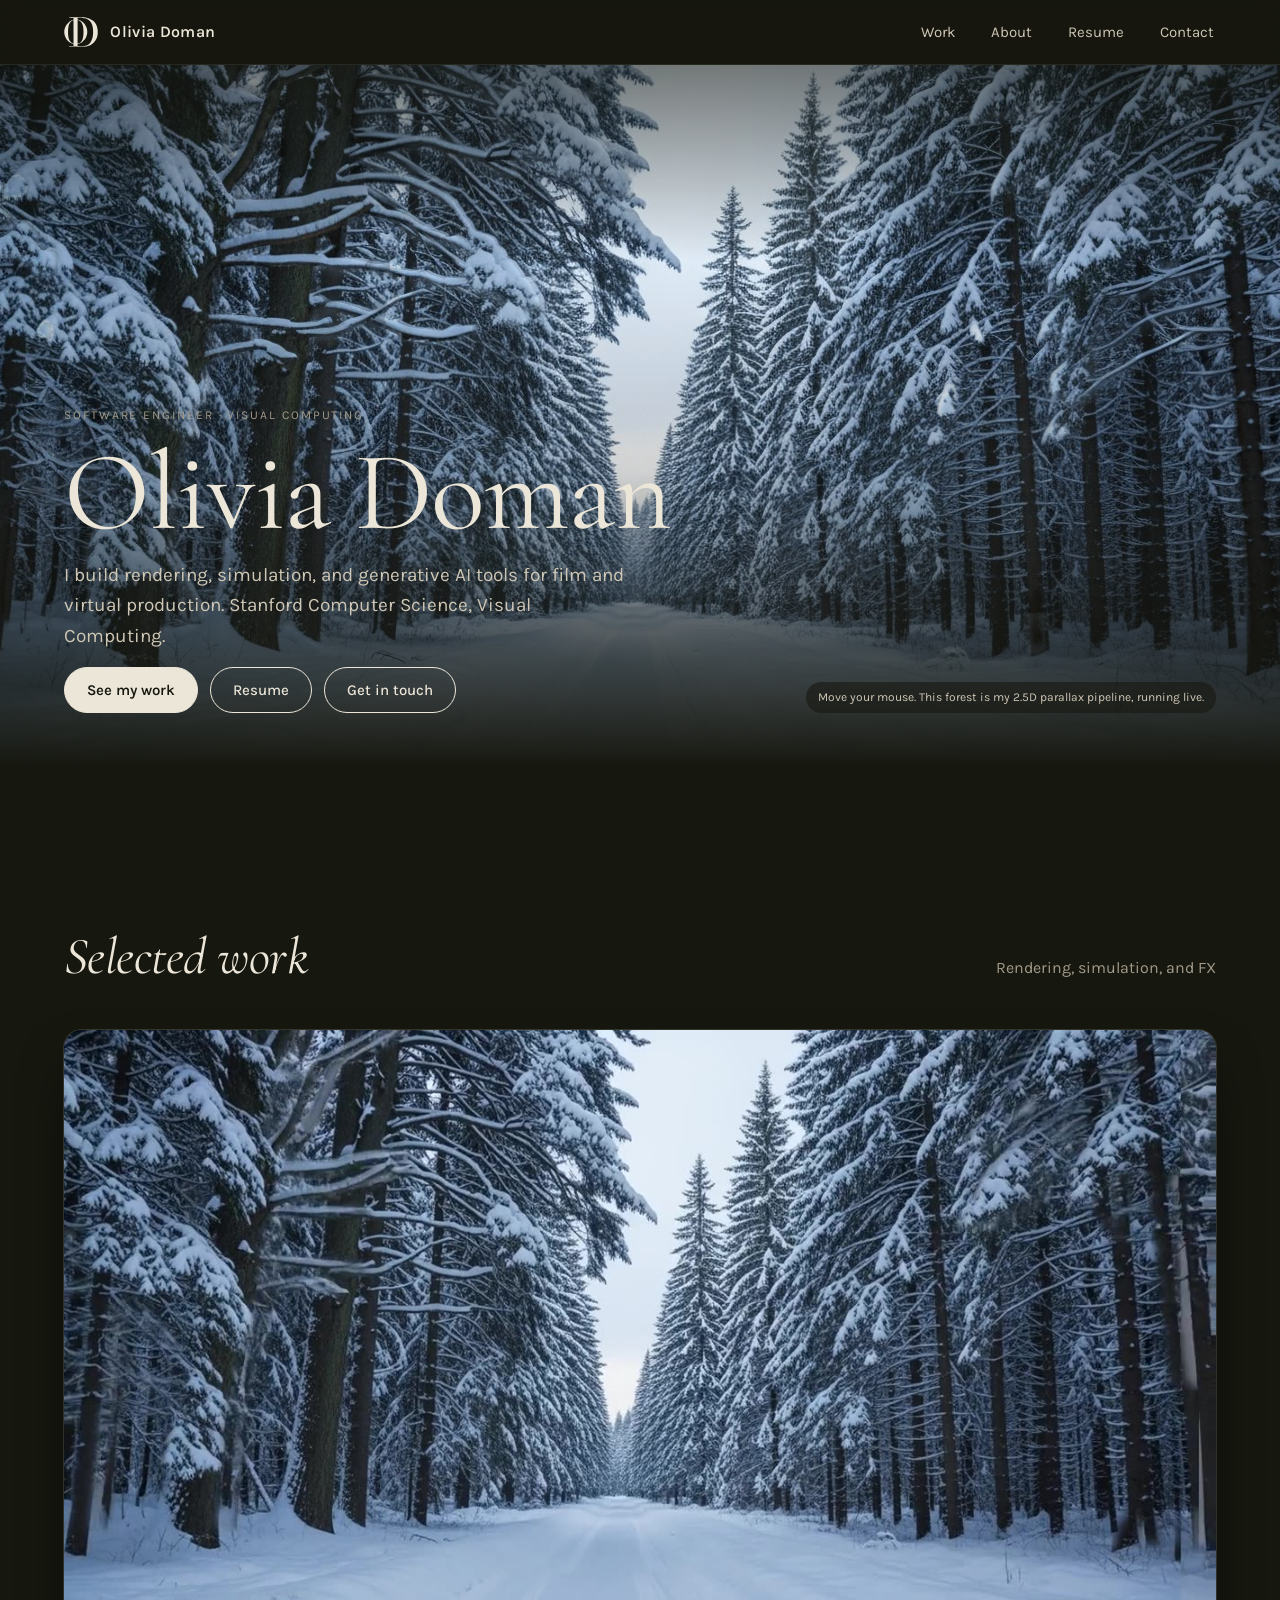
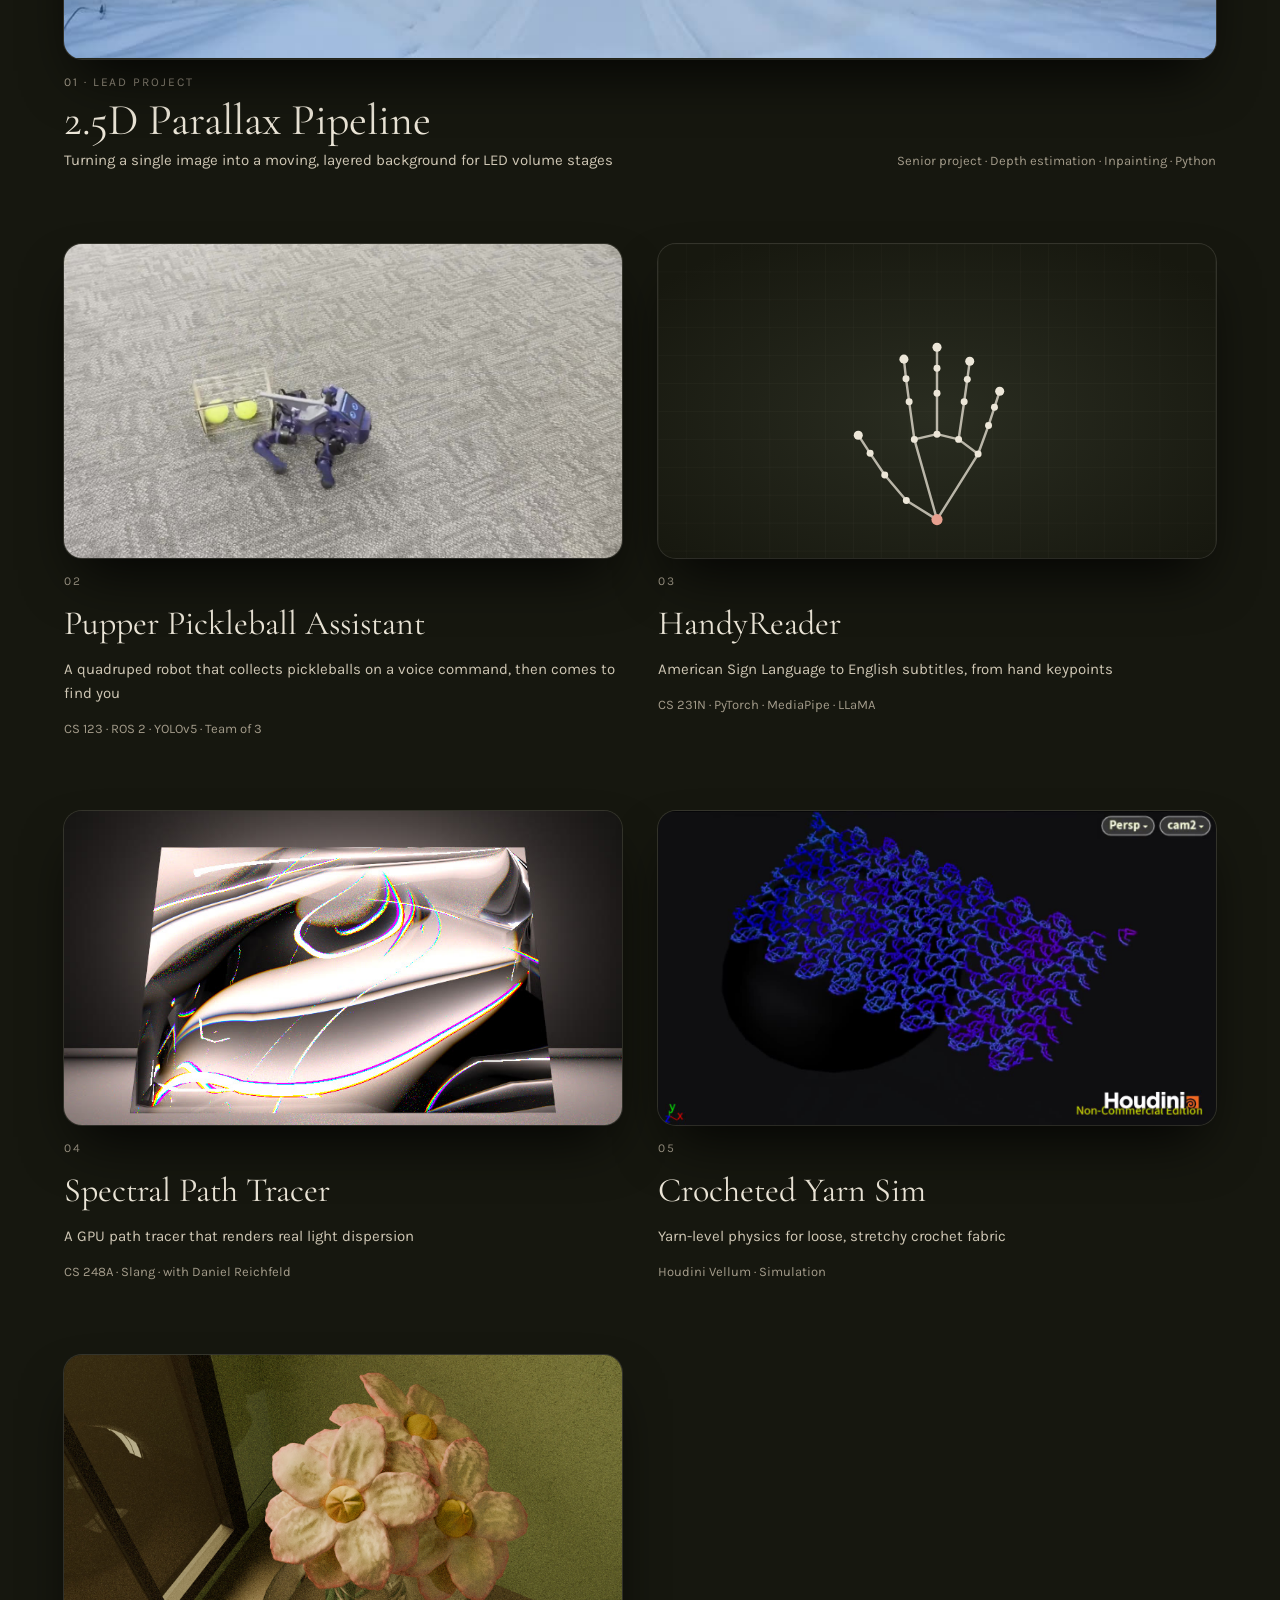
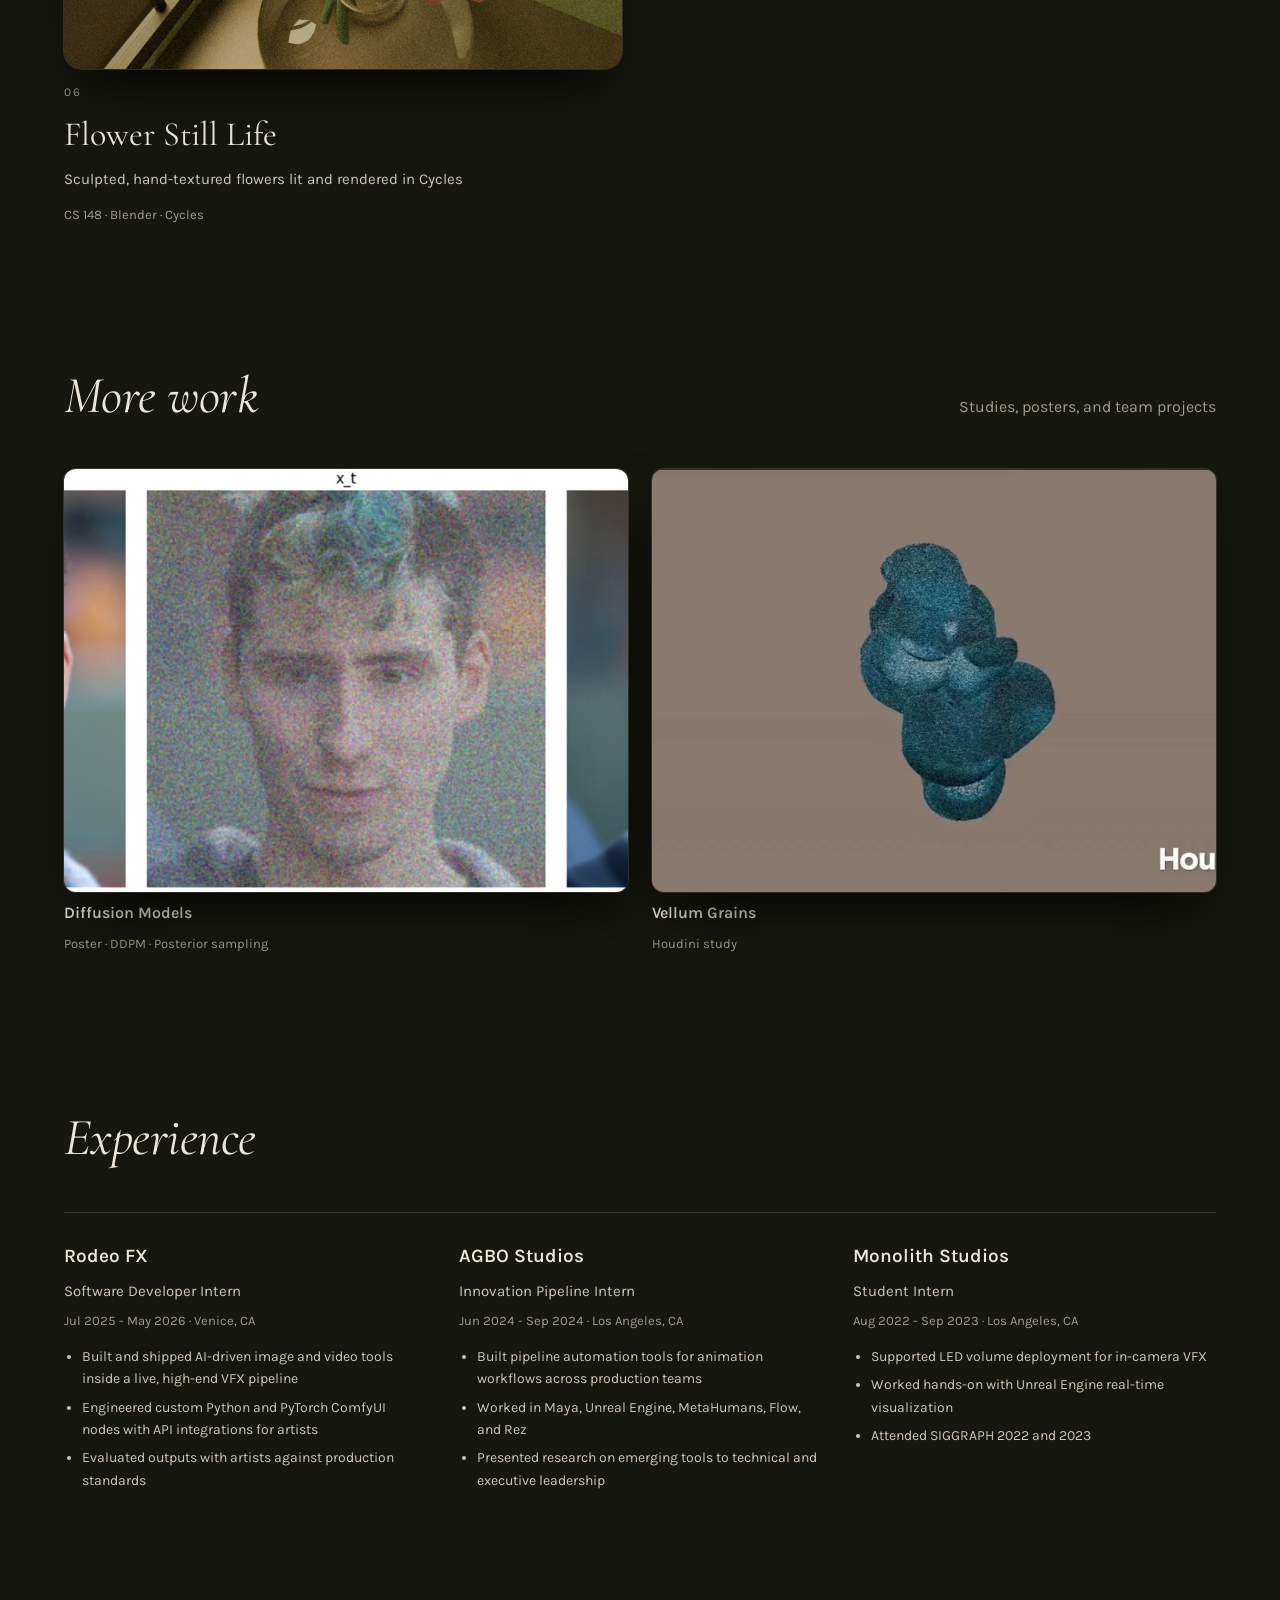
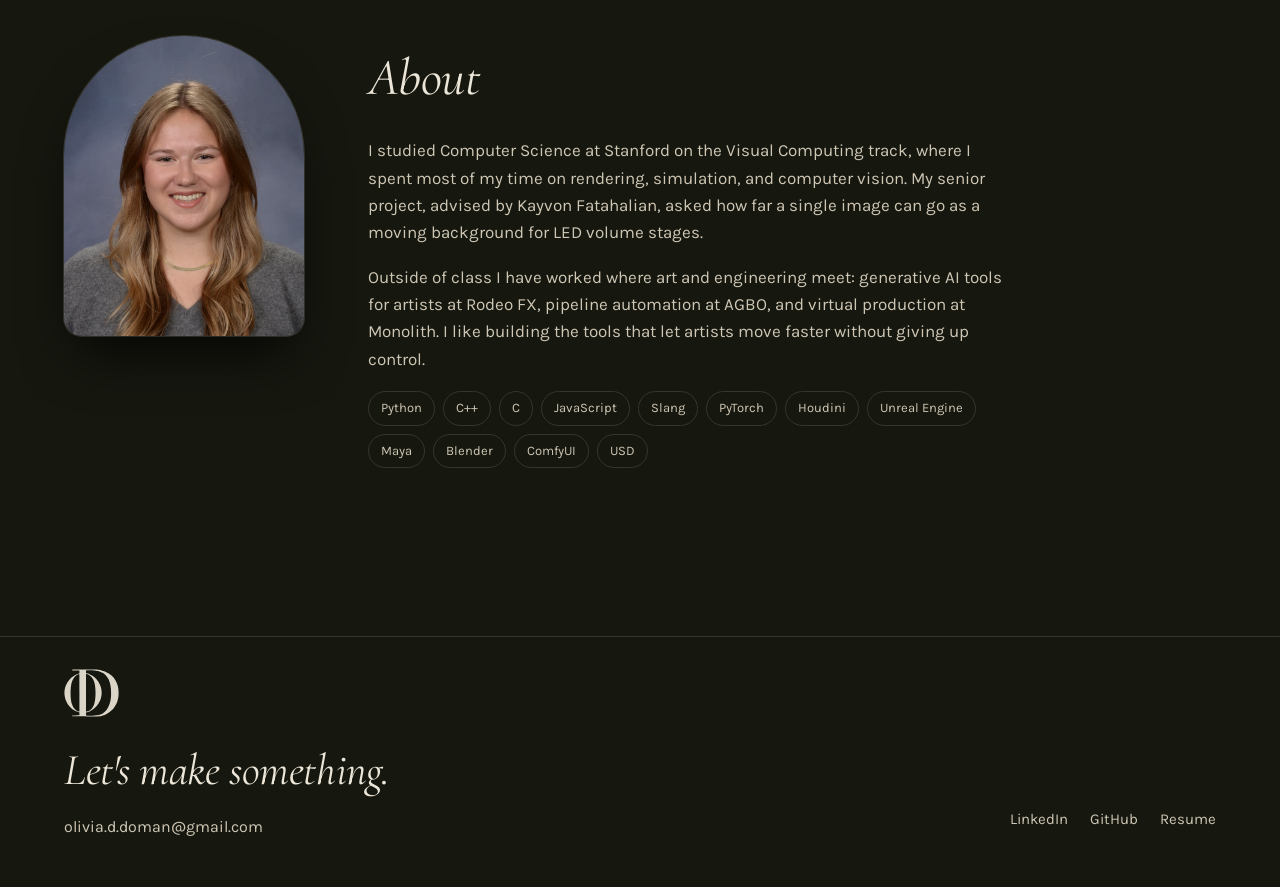
<file: index.html>
<!doctype html>
<html lang="en">
<head>
<meta charset="utf-8">
<meta name="viewport" content="width=device-width, initial-scale=1, viewport-fit=cover">
<title>Olivia Doman</title>
<meta name="description" content="Olivia Doman, software engineer in visual computing: rendering, simulation, and generative AI tools for film and virtual production.">
<meta property="og:title" content="Olivia Doman">
<meta property="og:description" content="Olivia Doman, software engineer in visual computing: rendering, simulation, and generative AI tools for film and virtual production.">
<meta property="og:image" content="assets/img/parallax-poster.jpg">
<link rel="icon" type="image/svg+xml" href="assets/img/favicon.svg">
<link rel="icon" type="image/png" sizes="32x32" href="assets/img/favicon-32.png">
<link rel="apple-touch-icon" href="assets/img/apple-touch-icon.png">
<meta name="theme-color" content="#16170f">
<link rel="preconnect" href="https://fonts.googleapis.com">
<link rel="preconnect" href="https://fonts.gstatic.com" crossorigin>
<link rel="stylesheet" href="https://fonts.googleapis.com/css2?family=Cormorant+Garamond:ital,wght@0,400;0,500;1,400&family=Karla:wght@400;500;600;700&display=swap">
<link rel="stylesheet" href="assets/css/site.css">
</head>
<body>
<header class="nav"><div class="wrap nav-inner">
<a class="brand" href="./"><img src="assets/img/logo-cream.svg" alt="" width="34" height="30">Olivia Doman</a>
<nav class="nav-links" aria-label="Main"><a href="./#work">Work</a><a href="./#about">About</a><a href="assets/Olivia_Doman_Resume.pdf">Resume</a><a href="./#contact">Contact</a></nav>
</div></header>
<section class="hero" id="hero-px" data-parallax data-range="70" data-gl="assets/parallax/v2/" aria-label="Introduction">
<div class="scene">
<div class="layer poster" style="background-image:url('assets/parallax/v2/still.jpg')"></div>
<div class="layer" data-f="0.10" data-bg="assets/parallax/bg.jpg"></div>
<div class="layer" data-f="0.35" data-bg="assets/parallax/layer0.webp"></div>
<div class="layer" data-f="0.75" data-bg="assets/parallax/layer1.webp"></div>
</div>
<div class="hero-copy"><div class="wrap"><div class="inner">
<span class="eyebrow">Software Engineer · Visual Computing</span>
<h1>Olivia Doman</h1>
<p class="lede">I build rendering, simulation, and generative AI tools for film and virtual production. Stanford Computer Science, Visual Computing.</p>
<div class="btn-row"><a class="btn solid" href="#work">See my work</a><a class="btn" href="assets/Olivia_Doman_Resume.pdf">Resume</a><a class="btn" href="#contact">Get in touch</a></div>
</div></div></div>
<span class="hero-tag">Move your mouse. This forest is my 2.5D parallax pipeline, running live.</span>
</section>

<div class="wrap" style="display:flex;flex-direction:column;gap:10px;margin-top:20px"></div>
<main>
<section class="section" id="work"><div class="wrap">
<div class="section-head"><h2 data-knot="left">Selected work</h2><span class="muted">Rendering, simulation, and FX</span></div>
<a class="lead-card" href="work/parallax.html" data-knot="right">
<div class="frame ratio-wide "><video data-loop muted loop playsinline preload="none" poster="assets/img/parallax-poster.jpg" aria-label="Silent loop"><source src="assets/video/parallax.mp4" type="video/mp4"></video></div>
<div class="lead-meta"><div><span class="eyebrow">01 · Lead project</span><span class="card-title" style="font-size:clamp(32px,4vw,44px)">2.5D Parallax Pipeline</span><span class="card-line">Turning a single image into a moving, layered background for LED volume stages</span></div><span class="card-tags">Senior project · Depth estimation · Inpainting · Python</span></div>
</a>
<div class="grid-2">
<div style="display:flex;flex-direction:column;gap:12px;min-width:0"><a class="card" href="work/pupper.html" data-knot="left">
<div class="frame ratio-16x9 "><video data-loop muted loop playsinline preload="none" poster="assets/img/pupper-poster.jpg" aria-label="Silent loop"><source src="assets/video/pupper.mp4" type="video/mp4"></video></div>
<span class="eyebrow">02</span><span class="card-title">Pupper Pickleball Assistant</span><span class="card-line">A quadruped robot that collects pickleballs on a voice command, then comes to find you</span><span class="card-tags">CS 123 · ROS 2 · YOLOv5 · Team of 3</span>
</a></div>
<div style="display:flex;flex-direction:column;gap:12px;min-width:0"><a class="card" href="work/handyreader.html">
<div class="frame ratio-16x9 "><img src="assets/img/handyreader-tile.svg" alt="Diagram of the 21 hand keypoints HandyReader tracks" loading="lazy"></div>
<span class="eyebrow">03</span><span class="card-title">HandyReader</span><span class="card-line">American Sign Language to English subtitles, from hand keypoints</span><span class="card-tags">CS 231N · PyTorch · MediaPipe · LLaMA</span>
</a></div>
<div style="display:flex;flex-direction:column;gap:12px;min-width:0"><a class="card" href="work/spectral.html" data-knot="left">
<div class="frame ratio-16x9 "><img src="assets/img/prism.jpg" alt="Glass prism splitting white light into a rainbow" loading="lazy"></div>
<span class="eyebrow">04</span><span class="card-title">Spectral Path Tracer</span><span class="card-line">A GPU path tracer that renders real light dispersion</span><span class="card-tags">CS 248A · Slang · with Daniel Reichfeld</span>
</a></div>
<div style="display:flex;flex-direction:column;gap:12px;min-width:0"><a class="card" href="work/yarn.html">
<div class="frame ratio-16x9 "><video data-loop muted loop playsinline preload="none" poster="assets/img/yarn-sphere-poster.jpg" aria-label="Silent loop"><source src="assets/video/yarn-sphere.mp4" type="video/mp4"></video></div>
<span class="eyebrow">05</span><span class="card-title">Crocheted Yarn Sim</span><span class="card-line">Yarn-level physics for loose, stretchy crochet fabric</span><span class="card-tags">Houdini Vellum · Simulation</span>
</a></div>
<div style="display:flex;flex-direction:column;gap:12px;min-width:0"><a class="card" href="work/flower.html" data-knot="left">
<div class="frame ratio-16x9 "><img src="assets/img/flower.jpg" alt="Sculpted pink flowers in a glass vase by a window" loading="lazy"></div>
<span class="eyebrow">06</span><span class="card-title">Flower Still Life</span><span class="card-line">Sculpted, hand-textured flowers lit and rendered in Cycles</span><span class="card-tags">CS 148 · Blender · Cycles</span>
</a></div>
</div></div></section>
<section class="section" id="more"><div class="wrap"><div class="section-head"><h2 data-knot="left">More work</h2><span class="muted">Studies, posters, and team projects</span></div><div class="grid-4" style="grid-template-columns:repeat(2,minmax(0,1fr))">
<a class="mini card" href="work/diffusion.html"><div class="frame ratio-4x3 "><img src="assets/img/diff-denoise.jpg" alt="Noisy face and its denoised result" loading="lazy"></div><span class="mini-title">Diffusion Models</span><span class="mini-tags">Poster · DDPM · Posterior sampling</span></a>
<a class="mini card" href="work/vellum.html"><div class="frame ratio-4x3 "><video data-loop muted loop playsinline preload="none" poster="assets/img/vellum-poster.jpg" aria-label="Silent loop"><source src="assets/video/vellum.mp4" type="video/mp4"></video></div><span class="mini-title">Vellum Grains</span><span class="mini-tags">Houdini study</span></a>
</div><div style="margin-top:14px"></div></div></section>
<section class="section" id="experience"><div class="wrap">
<div class="section-head"><h2 data-knot="right">Experience</h2></div>
<div class="xp">
<div class="xp-item"><h3>Rodeo FX</h3><span class="xp-role">Software Developer Intern</span><span class="xp-date">Jul 2025 - May 2026 · Venice, CA</span>
<ul><li>Built and shipped AI-driven image and video tools inside a live, high-end VFX pipeline</li><li>Engineered custom Python and PyTorch ComfyUI nodes with API integrations for artists</li><li>Evaluated outputs with artists against production standards</li></ul></div>
<div class="xp-item"><h3>AGBO Studios</h3><span class="xp-role">Innovation Pipeline Intern</span><span class="xp-date">Jun 2024 - Sep 2024 · Los Angeles, CA</span>
<ul><li>Built pipeline automation tools for animation workflows across production teams</li><li>Worked in Maya, Unreal Engine, MetaHumans, Flow, and Rez</li><li>Presented research on emerging tools to technical and executive leadership</li></ul></div>
<div class="xp-item"><h3>Monolith Studios</h3><span class="xp-role">Student Intern</span><span class="xp-date">Aug 2022 - Sep 2023 · Los Angeles, CA</span>
<ul><li>Supported LED volume deployment for in-camera VFX</li><li>Worked hands-on with Unreal Engine real-time visualization</li><li>Attended SIGGRAPH 2022 and 2023</li></ul></div>
</div>
<div style="margin-top:16px;display:flex;flex-direction:column;gap:10px"></div>
</div></section>
<section class="section" id="about"><div class="wrap about">
<div class="portrait"><img src="assets/img/headshot.jpg" alt="Portrait of Olivia Doman" loading="lazy"></div>
<div class="about-copy">
<h2 style="font-size:clamp(36px,5vw,52px);font-style:italic" data-knot="right">About</h2>
<p>I studied Computer Science at Stanford on the Visual Computing track, where I spent most of my time on rendering, simulation, and computer vision. My senior project, advised by Kayvon Fatahalian, asked how far a single image can go as a moving background for LED volume stages.</p>
<p>Outside of class I have worked where art and engineering meet: generative AI tools for artists at Rodeo FX, pipeline automation at AGBO, and virtual production at Monolith. I like building the tools that let artists move faster without giving up control.</p>


<div class="tags"><span class="tag">Python</span><span class="tag">C++</span><span class="tag">C</span><span class="tag">JavaScript</span><span class="tag">Slang</span><span class="tag">PyTorch</span><span class="tag">Houdini</span><span class="tag">Unreal Engine</span><span class="tag">Maya</span><span class="tag">Blender</span><span class="tag">ComfyUI</span><span class="tag">USD</span></div>
</div>
</div></section>
</main>
<div class="wrap" style="margin-top:40px;display:flex;flex-direction:column;gap:10px"></div>
<footer class="footer" id="contact"><div class="wrap footer-inner">
<div style="display:flex;flex-direction:column;gap:8px"><img class="footer-logo" src="assets/img/logo-cream.svg" alt="Olivia Doman monogram" width="54" height="48"><h2>Let's make something.</h2><span class="email">olivia.d.doman@gmail.com</span></div>
<div class="footer-links"><a href="https://www.linkedin.com/in/oliviadoman/">LinkedIn</a><a href="https://github.com/oliviadoman">GitHub</a><a href="assets/Olivia_Doman_Resume.pdf">Resume</a></div>
</div></footer>
<script src="assets/js/site.js"></script>
</body>
</html>
</file>
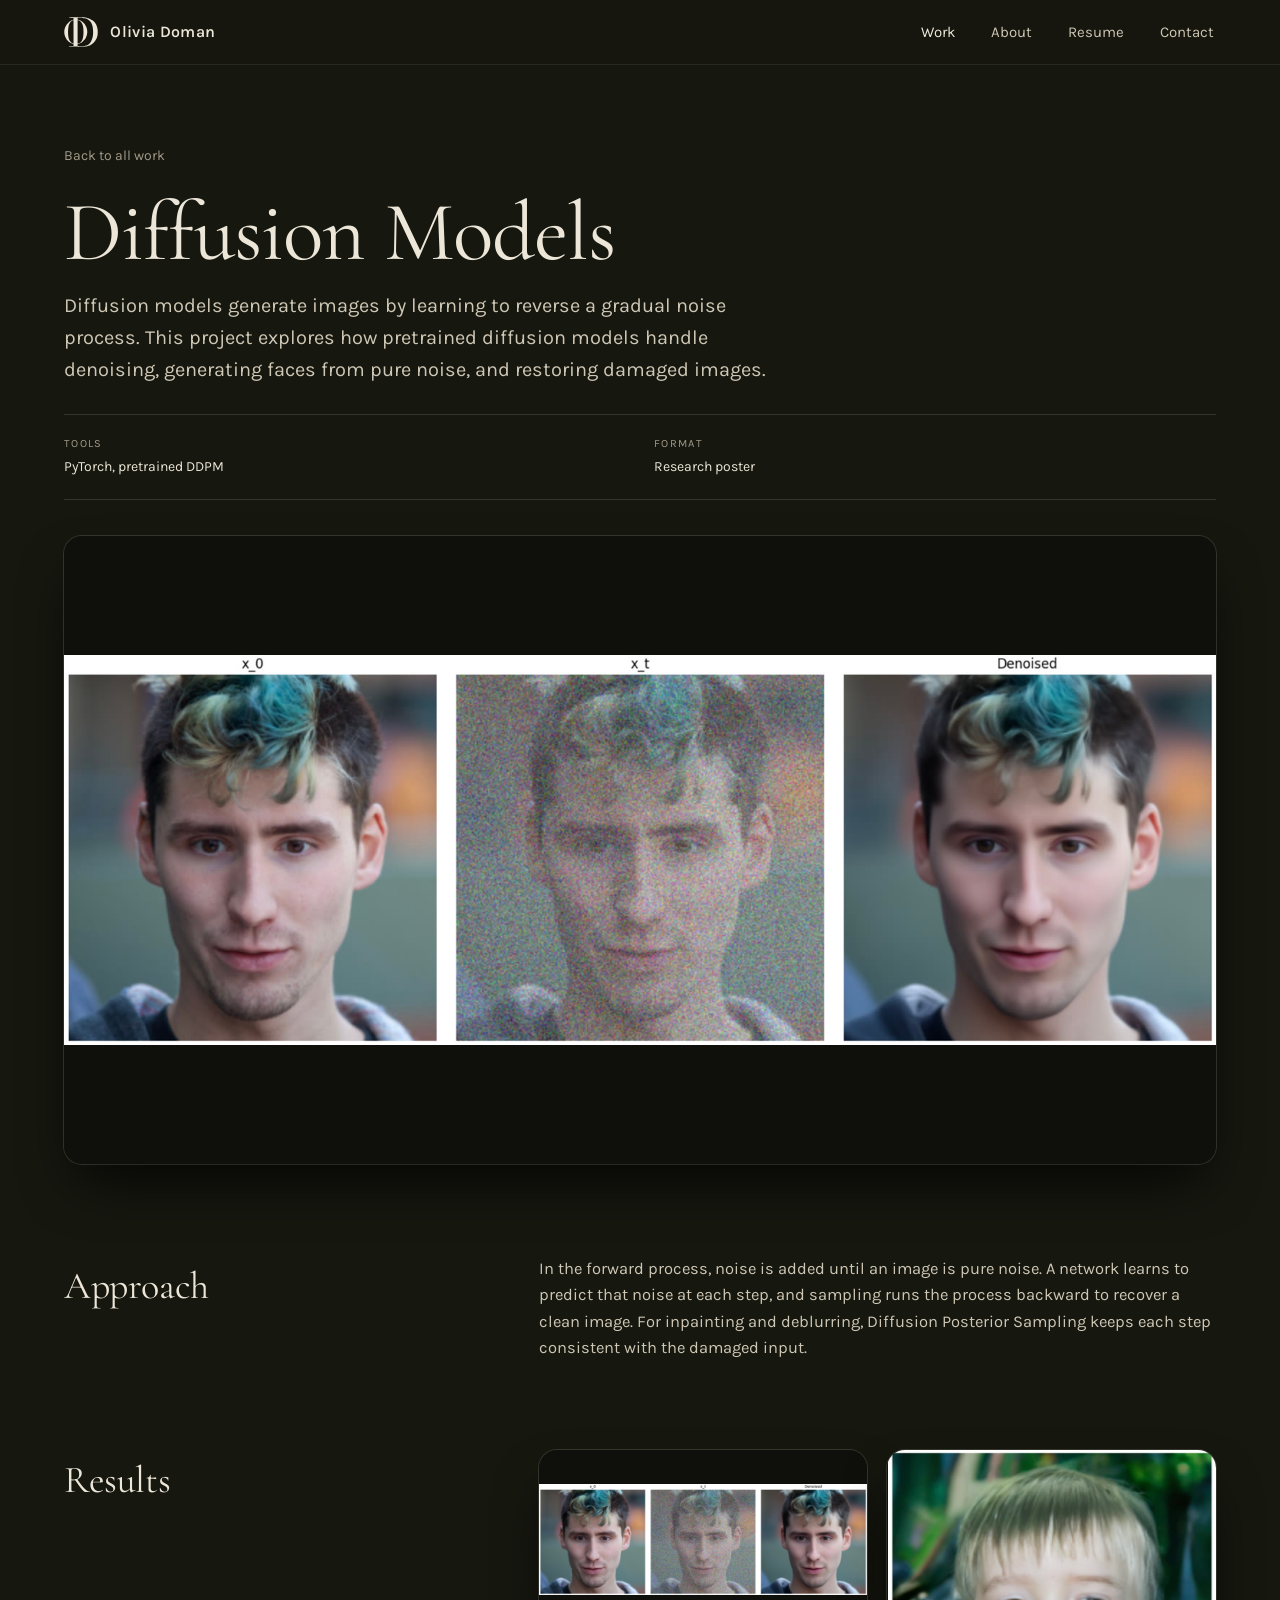
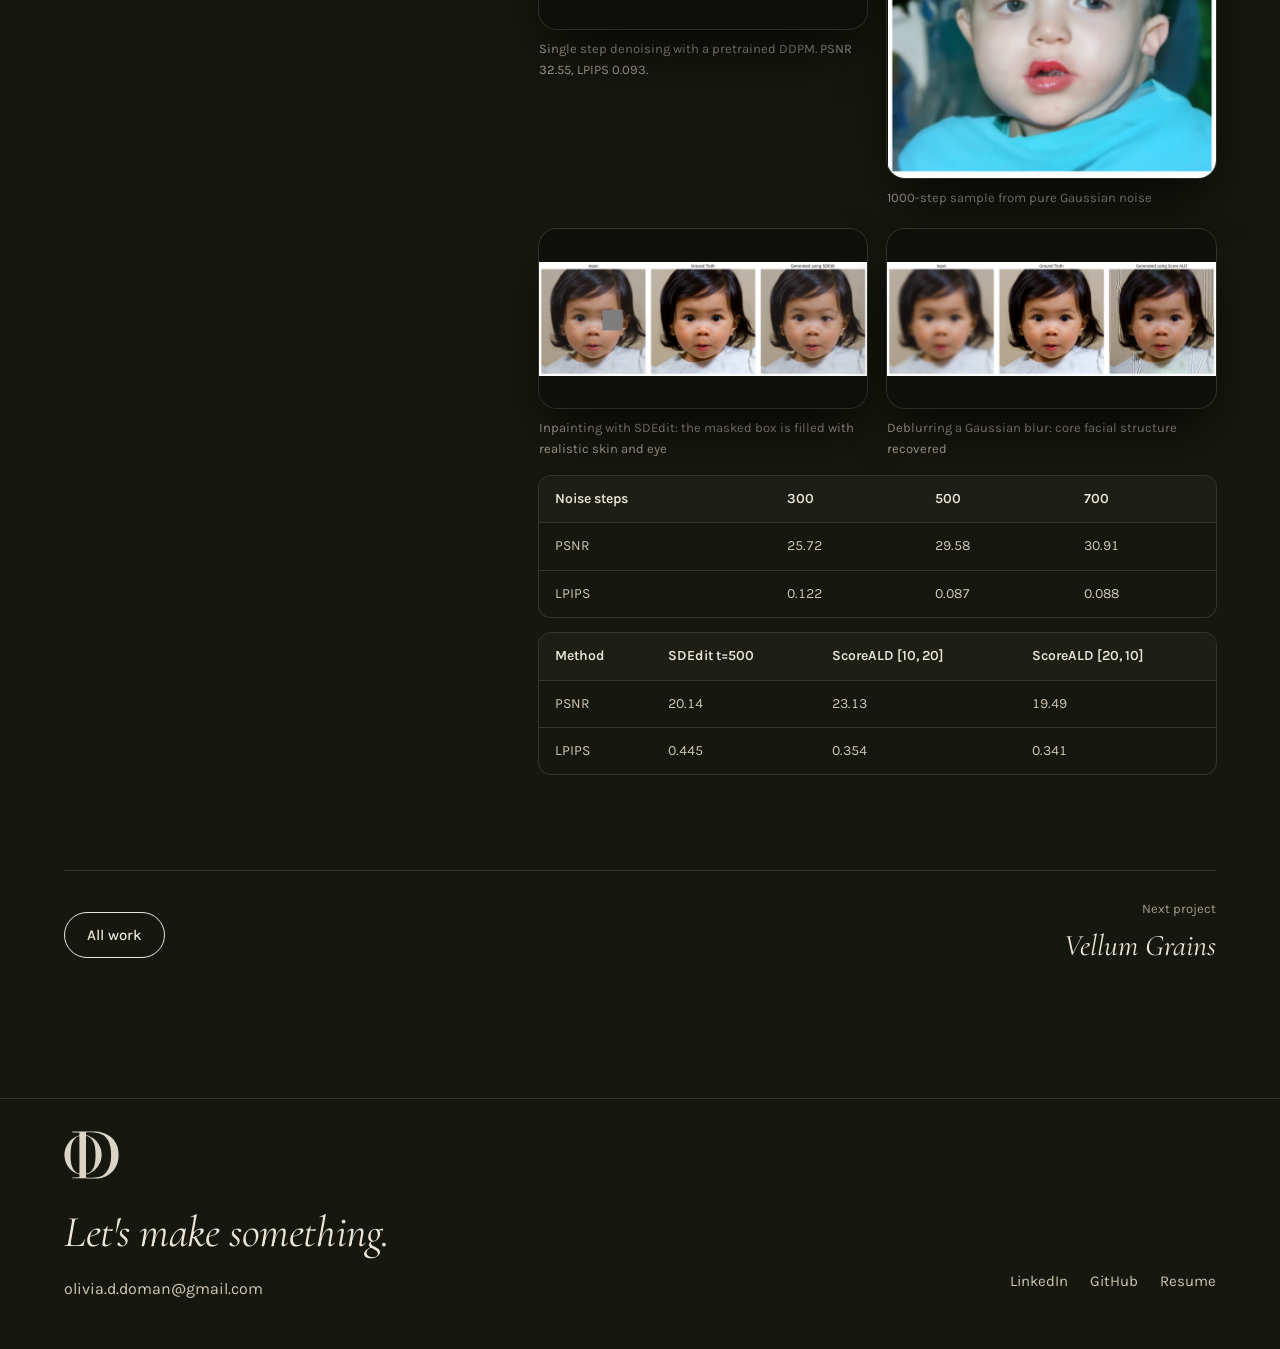
<file: work/diffusion.html>
<!doctype html>
<html lang="en">
<head>
<meta charset="utf-8">
<meta name="viewport" content="width=device-width, initial-scale=1, viewport-fit=cover">
<title>Diffusion Models · Olivia Doman</title>
<meta name="description" content="Denoising, generation, and image restoration with pretrained diffusion models">
<meta property="og:title" content="Diffusion Models · Olivia Doman">
<meta property="og:description" content="Denoising, generation, and image restoration with pretrained diffusion models">
<meta property="og:image" content="../assets/img/parallax-poster.jpg">
<link rel="icon" type="image/svg+xml" href="../assets/img/favicon.svg">
<link rel="icon" type="image/png" sizes="32x32" href="../assets/img/favicon-32.png">
<link rel="apple-touch-icon" href="../assets/img/apple-touch-icon.png">
<meta name="theme-color" content="#16170f">
<link rel="preconnect" href="https://fonts.googleapis.com">
<link rel="preconnect" href="https://fonts.gstatic.com" crossorigin>
<link rel="stylesheet" href="https://fonts.googleapis.com/css2?family=Cormorant+Garamond:ital,wght@0,400;0,500;1,400&family=Karla:wght@400;500;600;700&display=swap">
<link rel="stylesheet" href="../assets/css/site.css">
</head>
<body>
<header class="nav"><div class="wrap nav-inner">
<a class="brand" href="../"><img src="../assets/img/logo-cream.svg" alt="" width="34" height="30">Olivia Doman</a>
<nav class="nav-links" aria-label="Main"><a href="../#work" aria-current="page">Work</a><a href="../#about">About</a><a href="../assets/Olivia_Doman_Resume.pdf">Resume</a><a href="../#contact">Contact</a></nav>
</div></header>

<main class="wrap"><div class="p-head"><a class="back" href="../#work">Back to all work</a><h1>Diffusion Models</h1><p class="p-summary">Diffusion models generate images by learning to reverse a gradual noise process. This project explores how pretrained diffusion models handle denoising, generating faces from pure noise, and restoring damaged images.</p></div>
<div class="p-meta"><div><span>Tools</span><span>PyTorch, pretrained DDPM</span></div><div><span>Format</span><span>Research poster</span></div></div>
<div class="frame ratio-wide contain"><img src="../assets/img/diff-denoise.jpg" alt="Single step denoising: noisy input and clean output" loading="lazy"></div>
<div style="display:flex;flex-direction:column;gap:10px;margin-top:20px"></div>
<div class="p-body"><section class="p-section"><h2>Approach</h2><div class="prose"><p>In the forward process, noise is added until an image is pure noise. A network learns to predict that noise at each step, and sampling runs the process backward to recover a clean image. For inpainting and deblurring, Diffusion Posterior Sampling keeps each step consistent with the damaged input.</p></div></section><section class="p-section"><h2>Results</h2><div class="prose"><div class="gallery"><figure><div class="frame ratio-wide contain"><img src="../assets/img/diff-denoise.jpg" alt="Single step denoising with a pretrained DDPM. PSNR 32.55, LPIPS 0.093." loading="lazy"></div><figcaption>Single step denoising with a pretrained DDPM. PSNR 32.55, LPIPS 0.093.</figcaption></figure><figure><div class="frame ratio-square contain"><img src="../assets/img/diff-sample.jpg" alt="1000-step sample from pure Gaussian noise" loading="lazy"></div><figcaption>1000-step sample from pure Gaussian noise</figcaption></figure><figure><div class="frame ratio-wide contain"><img src="../assets/img/diff-inpaint.jpg" alt="Inpainting with SDEdit: the masked box is filled with realistic skin and eye" loading="lazy"></div><figcaption>Inpainting with SDEdit: the masked box is filled with realistic skin and eye</figcaption></figure><figure><div class="frame ratio-wide contain"><img src="../assets/img/diff-deblur.jpg" alt="Deblurring a Gaussian blur: core facial structure recovered" loading="lazy"></div><figcaption>Deblurring a Gaussian blur: core facial structure recovered</figcaption></figure></div><div class="table-wrap"><table><thead><tr><th>Noise steps</th><th>300</th><th>500</th><th>700</th></tr></thead><tbody><tr><td>PSNR</td><td>25.72</td><td>29.58</td><td>30.91</td></tr><tr><td>LPIPS</td><td>0.122</td><td>0.087</td><td>0.088</td></tr></tbody></table></div><div class="table-wrap"><table><thead><tr><th>Method</th><th>SDEdit t=500</th><th>ScoreALD [10, 20]</th><th>ScoreALD [20, 10]</th></tr></thead><tbody><tr><td>PSNR</td><td>20.14</td><td>23.13</td><td>19.49</td></tr><tr><td>LPIPS</td><td>0.445</td><td>0.354</td><td>0.341</td></tr></tbody></table></div></div></section></div>
<nav class="next" aria-label="More projects"><a class="btn" href="../#work">All work</a><a class="next-link" href="vellum.html"><span class="muted" style="font-size:13px">Next project</span><span class="next-title">Vellum Grains</span></a></nav>
</main>
<footer class="footer" id="contact"><div class="wrap footer-inner">
<div style="display:flex;flex-direction:column;gap:8px"><img class="footer-logo" src="../assets/img/logo-cream.svg" alt="Olivia Doman monogram" width="54" height="48"><h2>Let's make something.</h2><span class="email">olivia.d.doman@gmail.com</span></div>
<div class="footer-links"><a href="https://www.linkedin.com/in/oliviadoman/">LinkedIn</a><a href="https://github.com/oliviadoman">GitHub</a><a href="../assets/Olivia_Doman_Resume.pdf">Resume</a></div>
</div></footer>
<script src="../assets/js/site.js"></script>
</body>
</html>
</file>
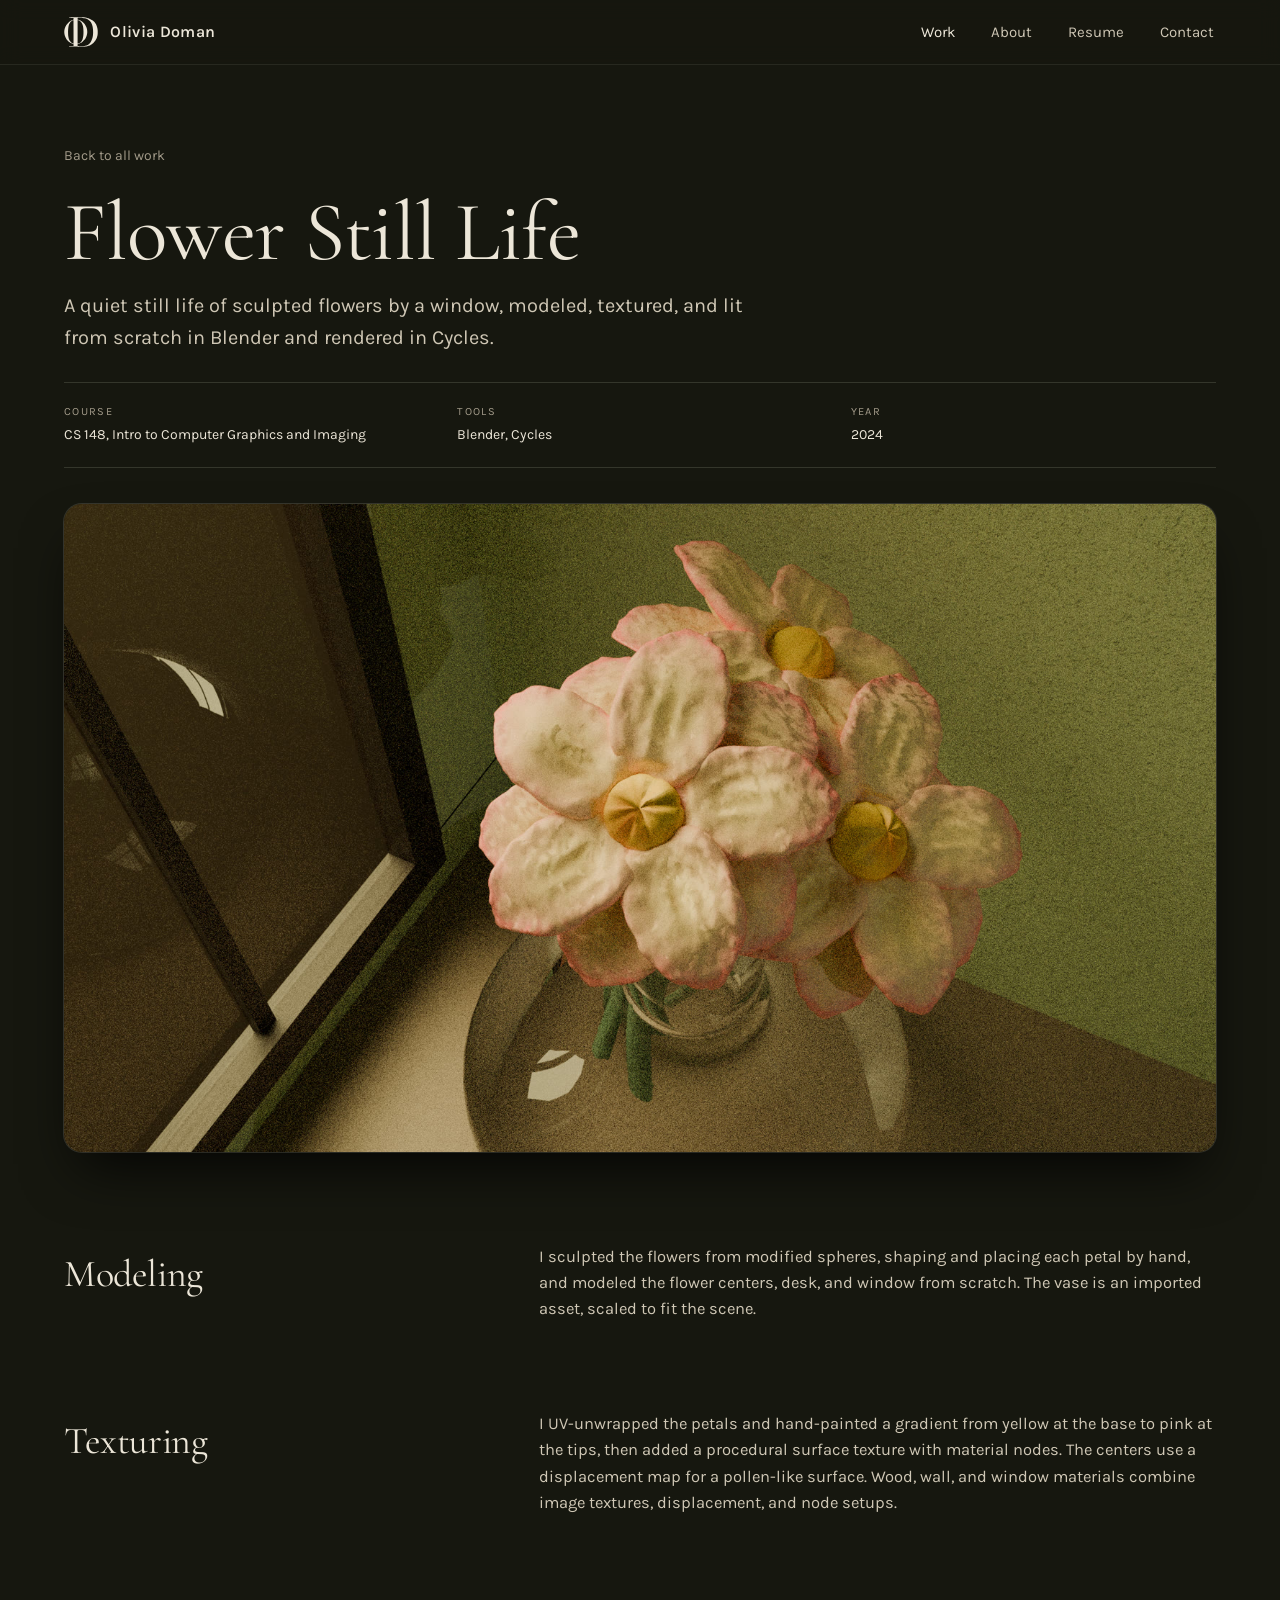
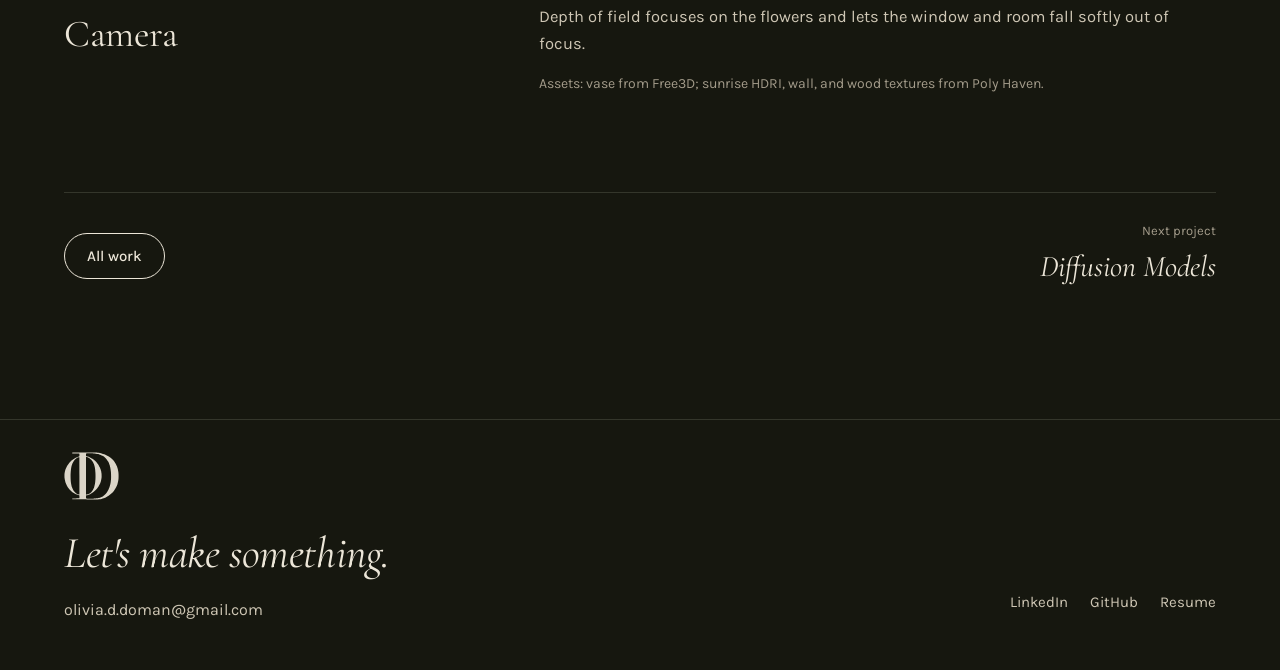
<file: work/flower.html>
<!doctype html>
<html lang="en">
<head>
<meta charset="utf-8">
<meta name="viewport" content="width=device-width, initial-scale=1, viewport-fit=cover">
<title>Flower Still Life · Olivia Doman</title>
<meta name="description" content="Sculpted, hand-textured flowers lit and rendered in Cycles">
<meta property="og:title" content="Flower Still Life · Olivia Doman">
<meta property="og:description" content="Sculpted, hand-textured flowers lit and rendered in Cycles">
<meta property="og:image" content="../assets/img/parallax-poster.jpg">
<link rel="icon" type="image/svg+xml" href="../assets/img/favicon.svg">
<link rel="icon" type="image/png" sizes="32x32" href="../assets/img/favicon-32.png">
<link rel="apple-touch-icon" href="../assets/img/apple-touch-icon.png">
<meta name="theme-color" content="#16170f">
<link rel="preconnect" href="https://fonts.googleapis.com">
<link rel="preconnect" href="https://fonts.gstatic.com" crossorigin>
<link rel="stylesheet" href="https://fonts.googleapis.com/css2?family=Cormorant+Garamond:ital,wght@0,400;0,500;1,400&family=Karla:wght@400;500;600;700&display=swap">
<link rel="stylesheet" href="../assets/css/site.css">
</head>
<body>
<header class="nav"><div class="wrap nav-inner">
<a class="brand" href="../"><img src="../assets/img/logo-cream.svg" alt="" width="34" height="30">Olivia Doman</a>
<nav class="nav-links" aria-label="Main"><a href="../#work" aria-current="page">Work</a><a href="../#about">About</a><a href="../assets/Olivia_Doman_Resume.pdf">Resume</a><a href="../#contact">Contact</a></nav>
</div></header>

<main class="wrap"><div class="p-head"><a class="back" href="../#work">Back to all work</a><h1>Flower Still Life</h1><p class="p-summary">A quiet still life of sculpted flowers by a window, modeled, textured, and lit from scratch in Blender and rendered in Cycles.</p></div>
<div class="p-meta"><div><span>Course</span><span>CS 148, Intro to Computer Graphics and Imaging</span></div><div><span>Tools</span><span>Blender, Cycles</span></div><div><span>Year</span><span>2024</span></div></div>
<div class="frame ratio-16x9 "><img src="../assets/img/flower.jpg" alt="Sculpted pink flowers in a glass vase by a window" loading="lazy"></div>
<div style="display:flex;flex-direction:column;gap:10px;margin-top:20px"></div>
<div class="p-body"><section class="p-section"><h2>Modeling</h2><div class="prose"><p>I sculpted the flowers from modified spheres, shaping and placing each petal by hand, and modeled the flower centers, desk, and window from scratch. The vase is an imported asset, scaled to fit the scene.</p></div></section><section class="p-section"><h2>Texturing</h2><div class="prose"><p>I UV-unwrapped the petals and hand-painted a gradient from yellow at the base to pink at the tips, then added a procedural surface texture with material nodes. The centers use a displacement map for a pollen-like surface. Wood, wall, and window materials combine image textures, displacement, and node setups.</p></div></section><section class="p-section"><h2>Camera</h2><div class="prose"><p>Depth of field focuses on the flowers and lets the window and room fall softly out of focus.</p><p class="muted" style="font-size:14px">Assets: vase from Free3D; sunrise HDRI, wall, and wood textures from Poly Haven.</p></div></section></div>
<nav class="next" aria-label="More projects"><a class="btn" href="../#work">All work</a><a class="next-link" href="diffusion.html"><span class="muted" style="font-size:13px">Next project</span><span class="next-title">Diffusion Models</span></a></nav>
</main>
<footer class="footer" id="contact"><div class="wrap footer-inner">
<div style="display:flex;flex-direction:column;gap:8px"><img class="footer-logo" src="../assets/img/logo-cream.svg" alt="Olivia Doman monogram" width="54" height="48"><h2>Let's make something.</h2><span class="email">olivia.d.doman@gmail.com</span></div>
<div class="footer-links"><a href="https://www.linkedin.com/in/oliviadoman/">LinkedIn</a><a href="https://github.com/oliviadoman">GitHub</a><a href="../assets/Olivia_Doman_Resume.pdf">Resume</a></div>
</div></footer>
<script src="../assets/js/site.js"></script>
</body>
</html>
</file>
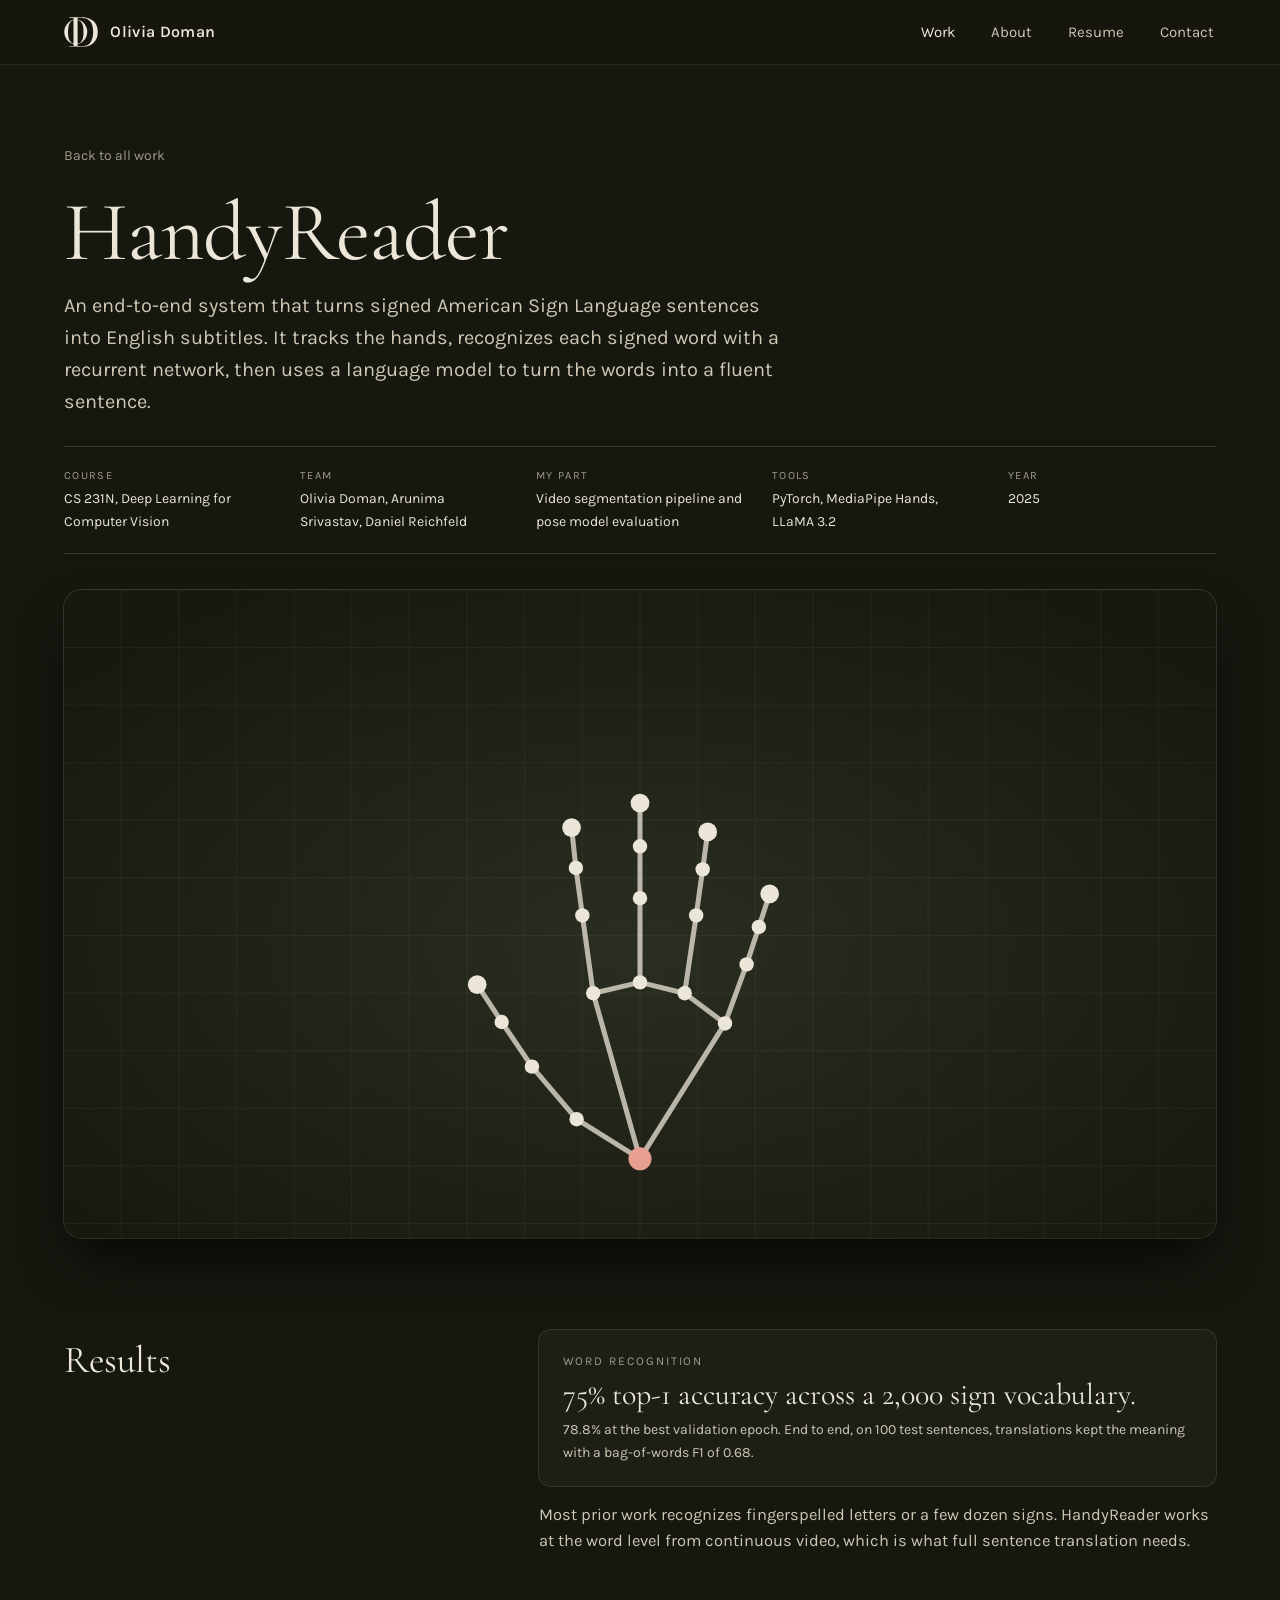
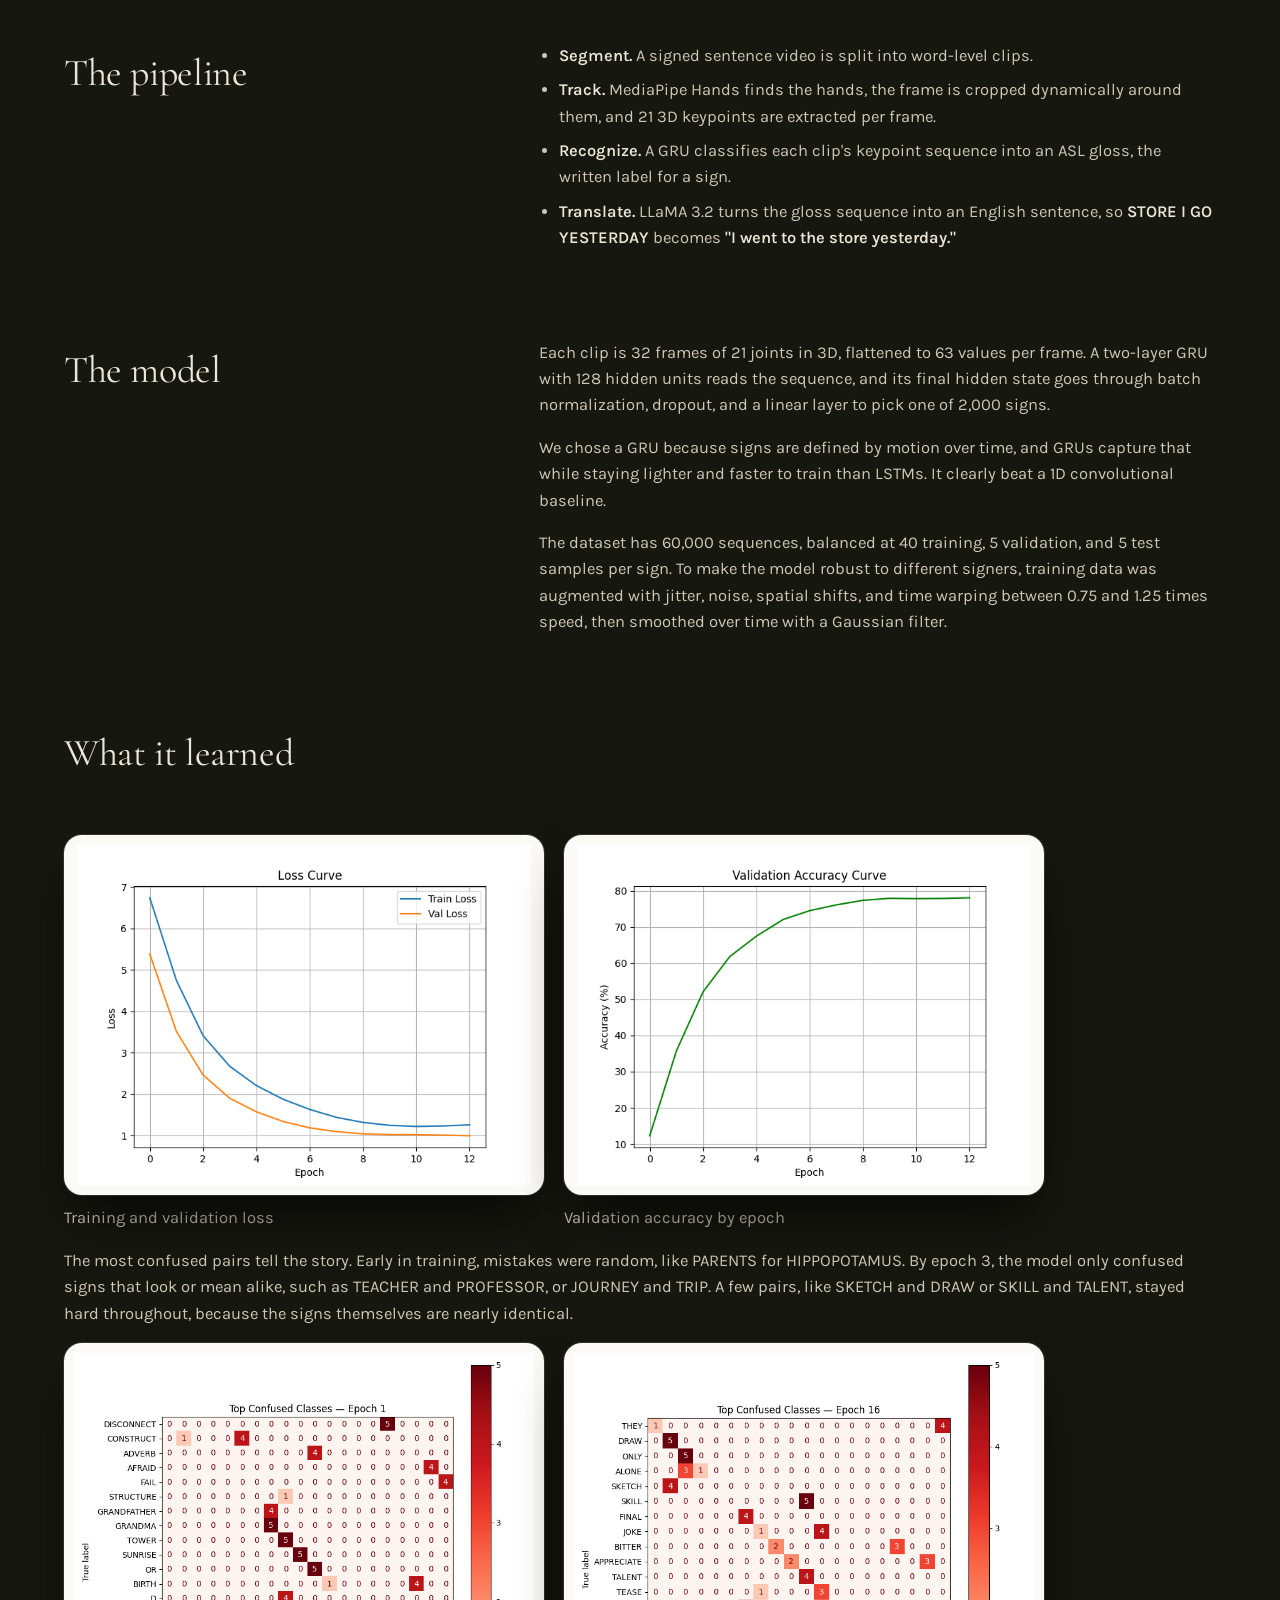
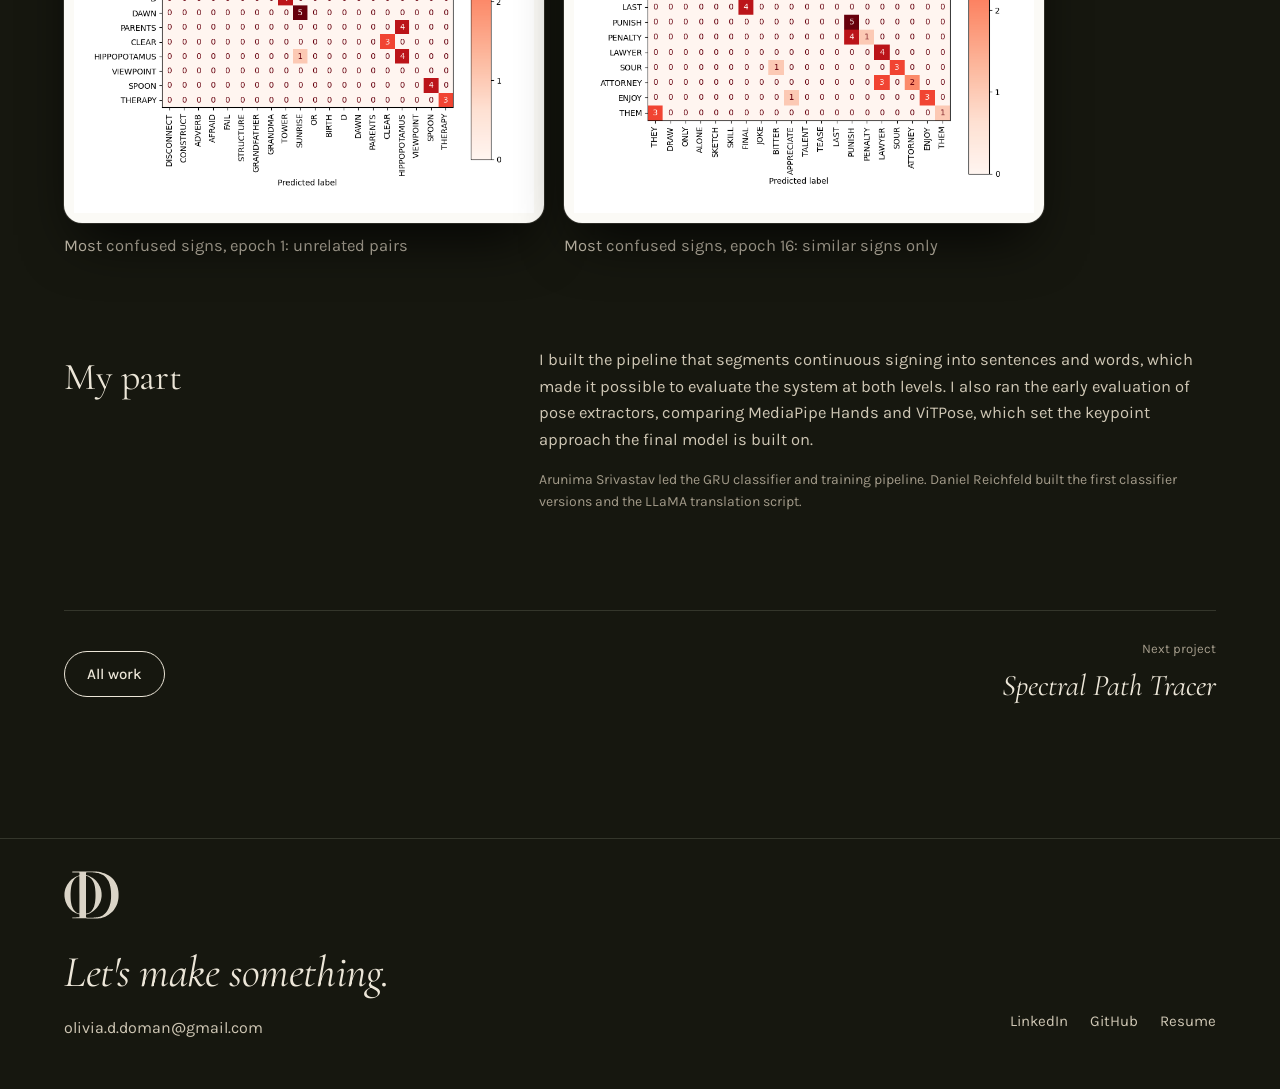
<file: work/handyreader.html>
<!doctype html>
<html lang="en">
<head>
<meta charset="utf-8">
<meta name="viewport" content="width=device-width, initial-scale=1, viewport-fit=cover">
<title>HandyReader · Olivia Doman</title>
<meta name="description" content="American Sign Language to English subtitles, from hand keypoints">
<meta property="og:title" content="HandyReader · Olivia Doman">
<meta property="og:description" content="American Sign Language to English subtitles, from hand keypoints">
<meta property="og:image" content="../assets/img/parallax-poster.jpg">
<link rel="icon" type="image/svg+xml" href="../assets/img/favicon.svg">
<link rel="icon" type="image/png" sizes="32x32" href="../assets/img/favicon-32.png">
<link rel="apple-touch-icon" href="../assets/img/apple-touch-icon.png">
<meta name="theme-color" content="#16170f">
<link rel="preconnect" href="https://fonts.googleapis.com">
<link rel="preconnect" href="https://fonts.gstatic.com" crossorigin>
<link rel="stylesheet" href="https://fonts.googleapis.com/css2?family=Cormorant+Garamond:ital,wght@0,400;0,500;1,400&family=Karla:wght@400;500;600;700&display=swap">
<link rel="stylesheet" href="../assets/css/site.css">
</head>
<body>
<header class="nav"><div class="wrap nav-inner">
<a class="brand" href="../"><img src="../assets/img/logo-cream.svg" alt="" width="34" height="30">Olivia Doman</a>
<nav class="nav-links" aria-label="Main"><a href="../#work" aria-current="page">Work</a><a href="../#about">About</a><a href="../assets/Olivia_Doman_Resume.pdf">Resume</a><a href="../#contact">Contact</a></nav>
</div></header>

<main class="wrap"><div class="p-head"><a class="back" href="../#work">Back to all work</a><h1>HandyReader</h1><p class="p-summary">An end-to-end system that turns signed American Sign Language sentences into English subtitles. It tracks the hands, recognizes each signed word with a recurrent network, then uses a language model to turn the words into a fluent sentence.</p></div>
<div class="p-meta"><div><span>Course</span><span>CS 231N, Deep Learning for Computer Vision</span></div><div><span>Team</span><span>Olivia Doman, Arunima Srivastav, Daniel Reichfeld</span></div><div><span>My part</span><span>Video segmentation pipeline and pose model evaluation</span></div><div><span>Tools</span><span>PyTorch, MediaPipe Hands, LLaMA 3.2</span></div><div><span>Year</span><span>2025</span></div></div>
<div class="frame ratio-16x9 "><img src="../assets/img/handyreader-tile.svg" alt="Diagram of the 21 hand keypoints HandyReader tracks" loading="lazy"></div>
<div style="display:flex;flex-direction:column;gap:10px;margin-top:20px"></div>
<div class="p-body"><section class="p-section"><h2>Results</h2><div class="prose"><div class="callout"><span class="eyebrow">Word recognition</span><span class="big">75% top-1 accuracy across a 2,000 sign vocabulary.</span><span class="soft" style="font-size:14px">78.8% at the best validation epoch. End to end, on 100 test sentences, translations kept the meaning with a bag-of-words F1 of 0.68.</span></div><p>Most prior work recognizes fingerspelled letters or a few dozen signs. HandyReader works at the word level from continuous video, which is what full sentence translation needs.</p></div></section><section class="p-section"><h2>The pipeline</h2><div class="prose"><ul><li><strong>Segment.</strong> A signed sentence video is split into word-level clips.</li><li><strong>Track.</strong> MediaPipe Hands finds the hands, the frame is cropped dynamically around them, and 21 3D keypoints are extracted per frame.</li><li><strong>Recognize.</strong> A GRU classifies each clip's keypoint sequence into an ASL gloss, the written label for a sign.</li><li><strong>Translate.</strong> LLaMA 3.2 turns the gloss sequence into an English sentence, so <strong>STORE I GO YESTERDAY</strong> becomes <strong>"I went to the store yesterday."</strong></li></ul></div></section><section class="p-section"><h2>The model</h2><div class="prose"><p>Each clip is 32 frames of 21 joints in 3D, flattened to 63 values per frame. A two-layer GRU with 128 hidden units reads the sequence, and its final hidden state goes through batch normalization, dropout, and a linear layer to pick one of 2,000 signs.</p><p>We chose a GRU because signs are defined by motion over time, and GRUs capture that while staying lighter and faster to train than LSTMs. It clearly beat a 1D convolutional baseline.</p><p>The dataset has 60,000 sequences, balanced at 40 training, 5 validation, and 5 test samples per sign. To make the model robust to different signers, training data was augmented with jitter, noise, spatial shifts, and time warping between 0.75 and 1.25 times speed, then smoothed over time with a Gaussian filter.</p></div></section><section class="p-section wide"><h2>What it learned</h2><div class="prose" style="max-width:none"><div class="compare"><figure><div class="frame ratio-4x3 paper"><img src="../assets/img/hr-loss.png" alt="Training and validation loss" loading="lazy"></div><figcaption>Training and validation loss</figcaption></figure><figure><div class="frame ratio-4x3 paper"><img src="../assets/img/hr-accuracy.png" alt="Validation accuracy by epoch" loading="lazy"></div><figcaption>Validation accuracy by epoch</figcaption></figure></div><p>The most confused pairs tell the story. Early in training, mistakes were random, like PARENTS for HIPPOPOTAMUS. By epoch 3, the model only confused signs that look or mean alike, such as TEACHER and PROFESSOR, or JOURNEY and TRIP. A few pairs, like SKETCH and DRAW or SKILL and TALENT, stayed hard throughout, because the signs themselves are nearly identical.</p><div class="compare"><figure><div class="frame ratio-square paper"><img src="../assets/img/hr-confusion-01.png" alt="Most confused signs, epoch 1: unrelated pairs" loading="lazy"></div><figcaption>Most confused signs, epoch 1: unrelated pairs</figcaption></figure><figure><div class="frame ratio-square paper"><img src="../assets/img/hr-confusion-16.png" alt="Most confused signs, epoch 16: similar signs only" loading="lazy"></div><figcaption>Most confused signs, epoch 16: similar signs only</figcaption></figure></div></div></section><section class="p-section"><h2>My part</h2><div class="prose"><p>I built the pipeline that segments continuous signing into sentences and words, which made it possible to evaluate the system at both levels. I also ran the early evaluation of pose extractors, comparing MediaPipe Hands and ViTPose, which set the keypoint approach the final model is built on.</p><p class="muted" style="font-size:14px">Arunima Srivastav led the GRU classifier and training pipeline. Daniel Reichfeld built the first classifier versions and the LLaMA translation script.</p></div></section></div>
<nav class="next" aria-label="More projects"><a class="btn" href="../#work">All work</a><a class="next-link" href="spectral.html"><span class="muted" style="font-size:13px">Next project</span><span class="next-title">Spectral Path Tracer</span></a></nav>
</main>
<footer class="footer" id="contact"><div class="wrap footer-inner">
<div style="display:flex;flex-direction:column;gap:8px"><img class="footer-logo" src="../assets/img/logo-cream.svg" alt="Olivia Doman monogram" width="54" height="48"><h2>Let's make something.</h2><span class="email">olivia.d.doman@gmail.com</span></div>
<div class="footer-links"><a href="https://www.linkedin.com/in/oliviadoman/">LinkedIn</a><a href="https://github.com/oliviadoman">GitHub</a><a href="../assets/Olivia_Doman_Resume.pdf">Resume</a></div>
</div></footer>
<script src="../assets/js/site.js"></script>
</body>
</html>
</file>
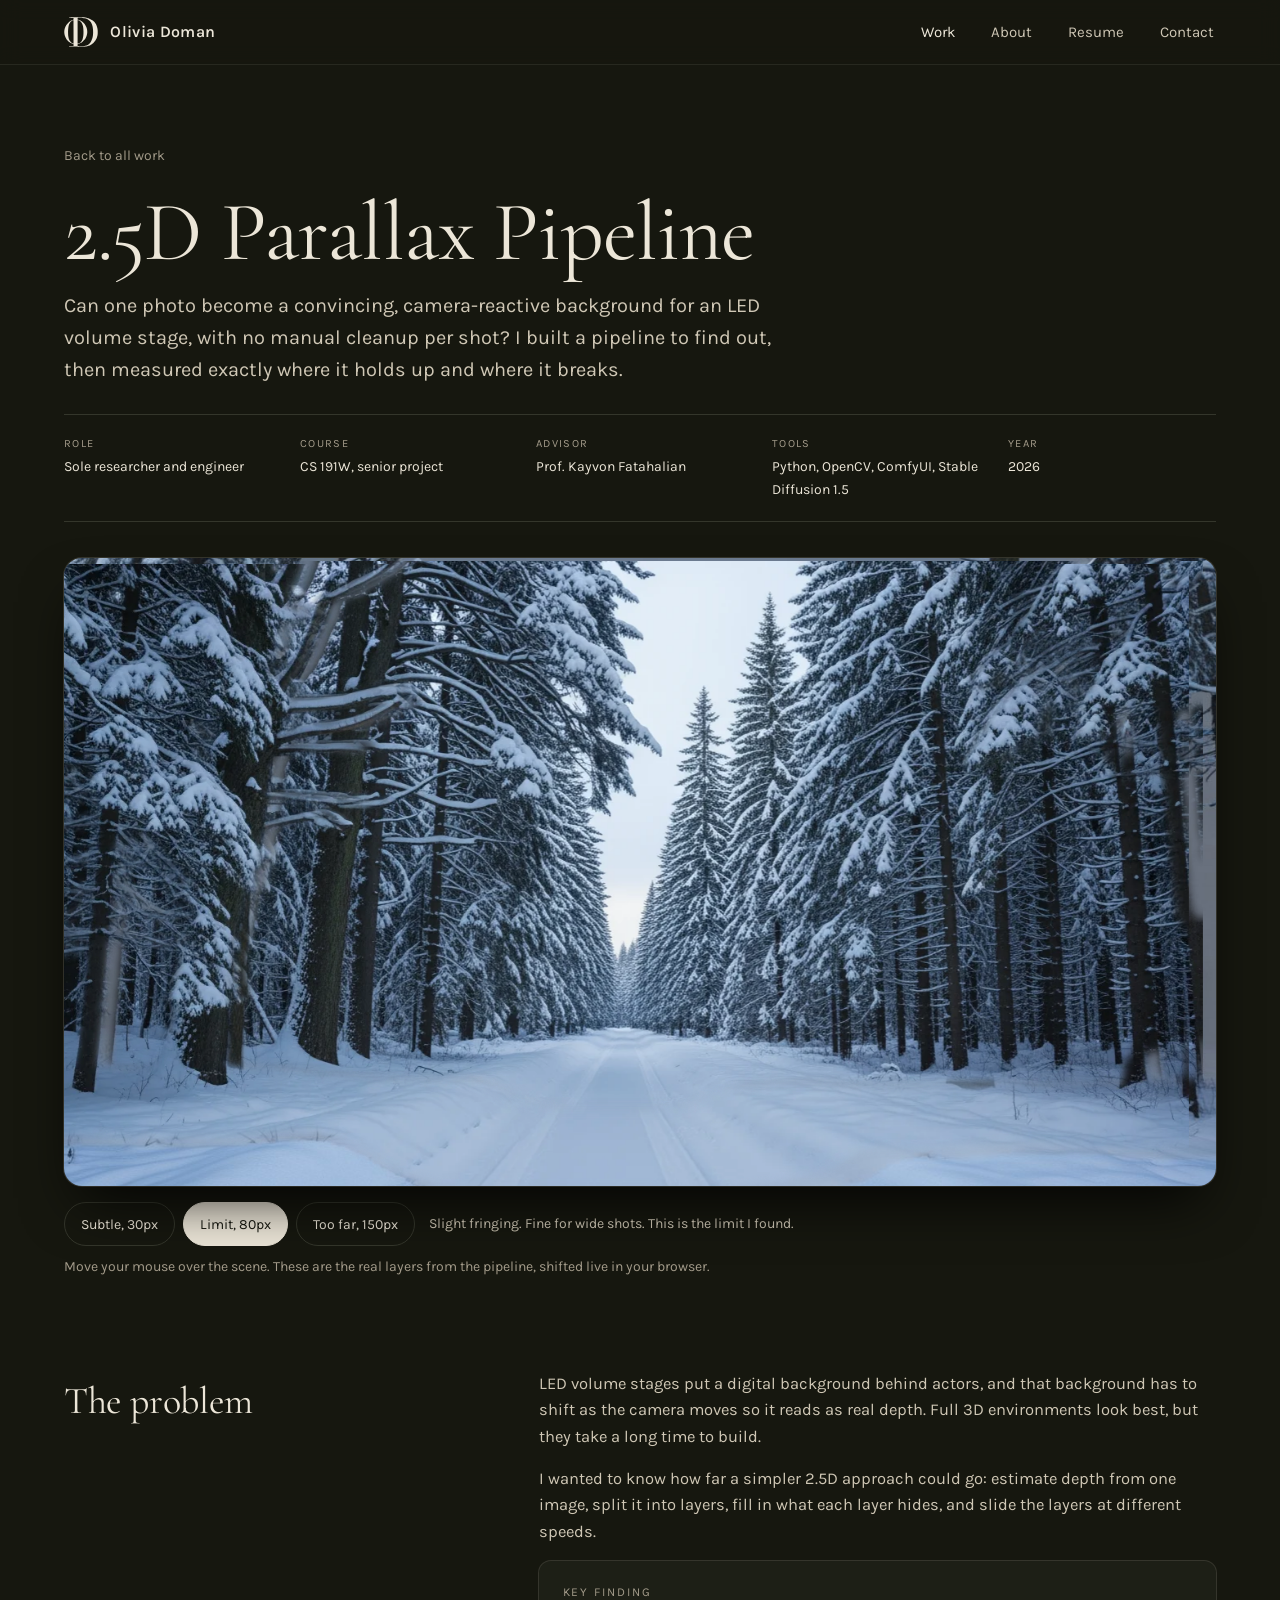
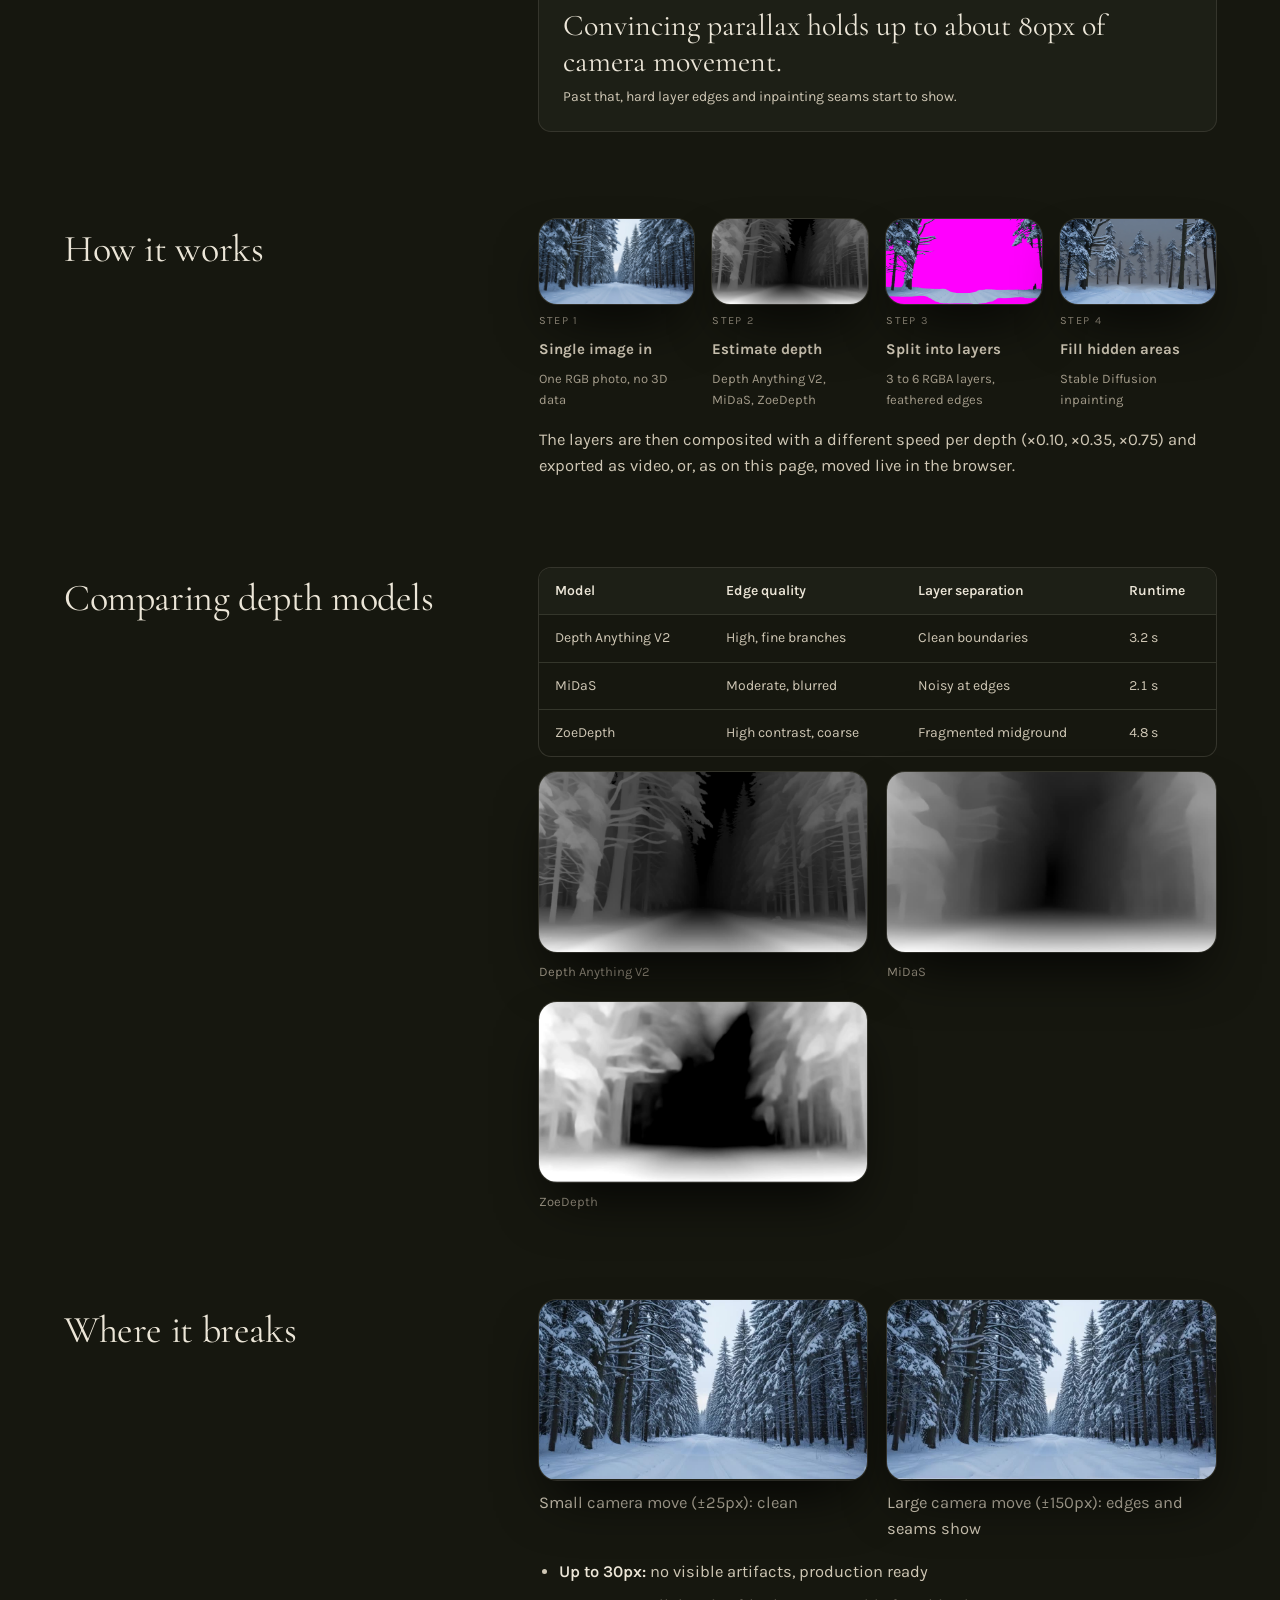
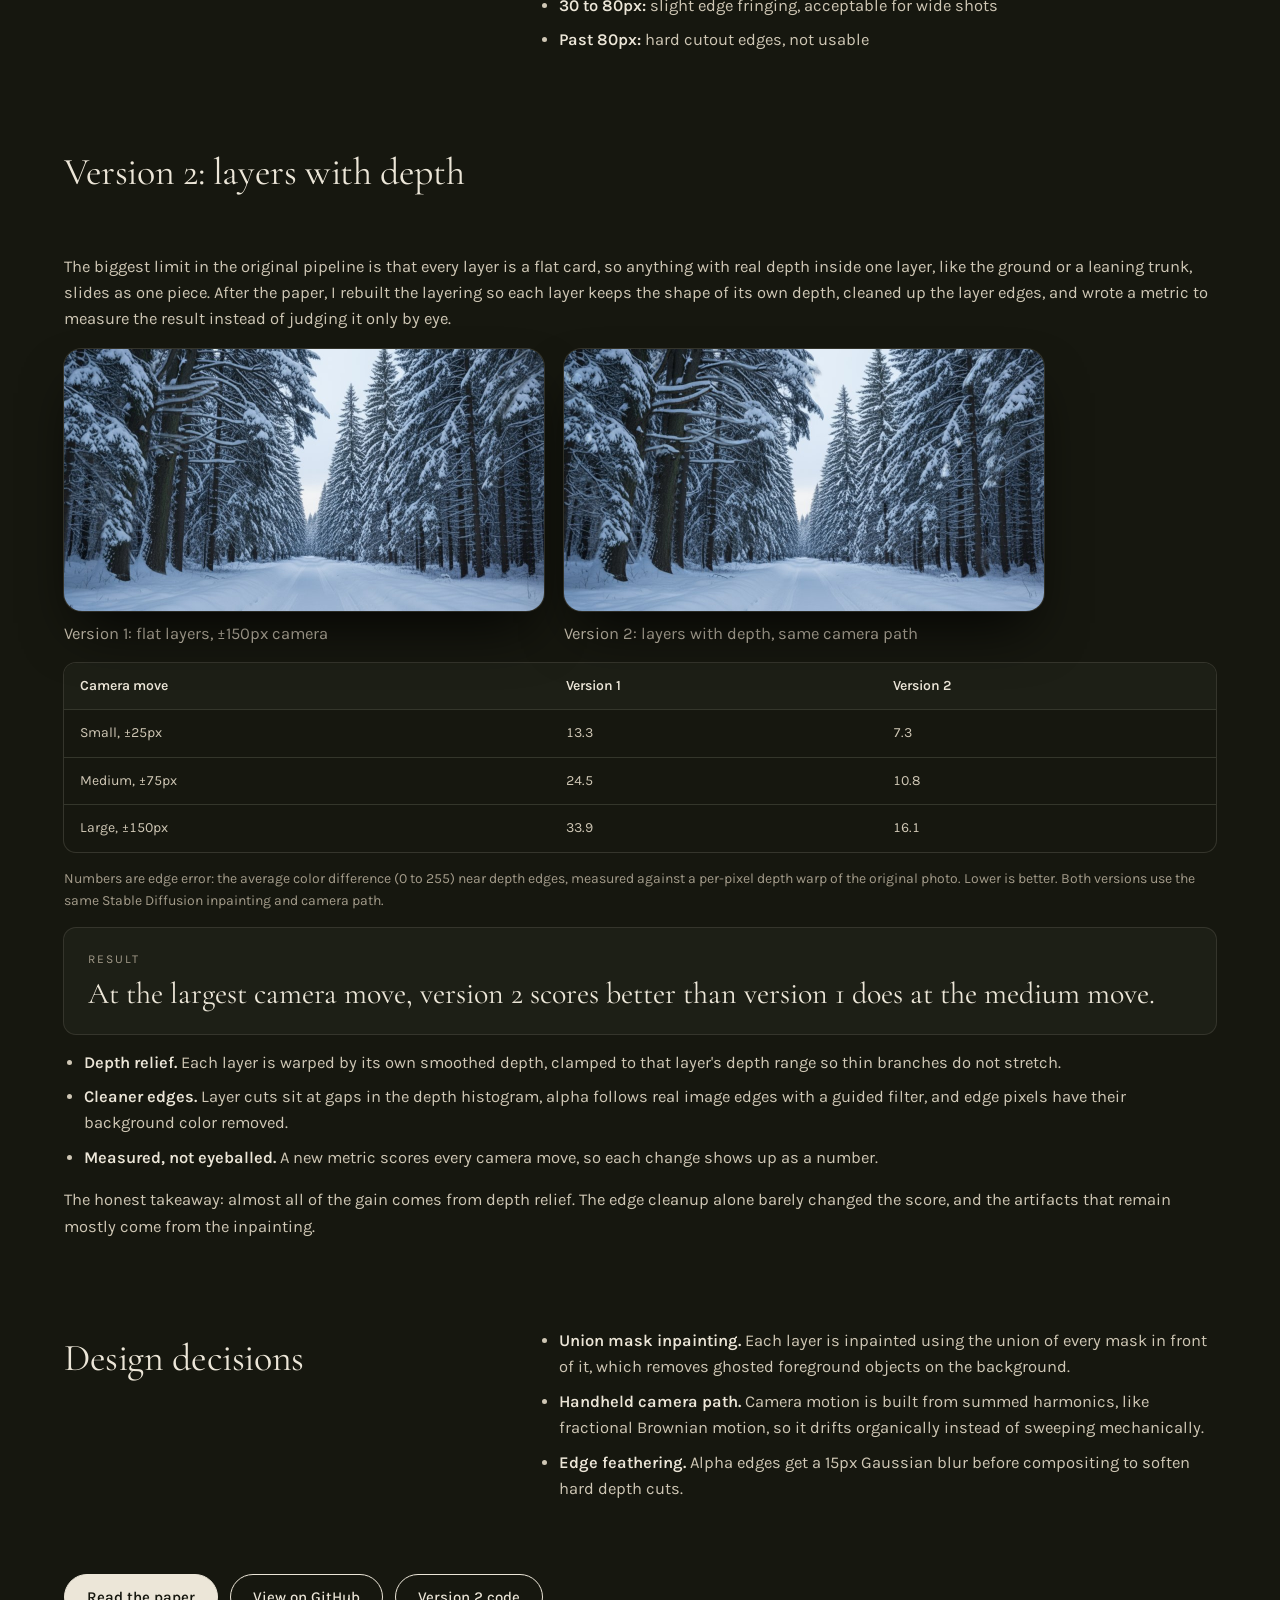
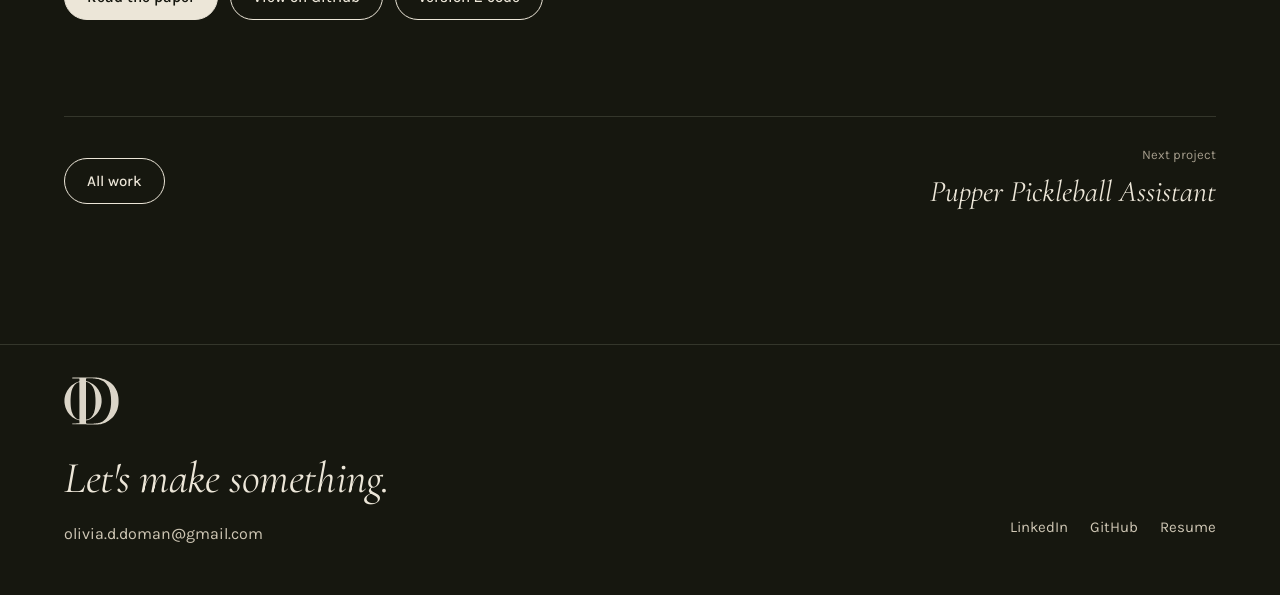
<file: work/parallax.html>
<!doctype html>
<html lang="en">
<head>
<meta charset="utf-8">
<meta name="viewport" content="width=device-width, initial-scale=1, viewport-fit=cover">
<title>2.5D Parallax Pipeline · Olivia Doman</title>
<meta name="description" content="Turning a single image into a moving, layered background for LED volume stages">
<meta property="og:title" content="2.5D Parallax Pipeline · Olivia Doman">
<meta property="og:description" content="Turning a single image into a moving, layered background for LED volume stages">
<meta property="og:image" content="../assets/img/parallax-poster.jpg">
<link rel="icon" type="image/svg+xml" href="../assets/img/favicon.svg">
<link rel="icon" type="image/png" sizes="32x32" href="../assets/img/favicon-32.png">
<link rel="apple-touch-icon" href="../assets/img/apple-touch-icon.png">
<meta name="theme-color" content="#16170f">
<link rel="preconnect" href="https://fonts.googleapis.com">
<link rel="preconnect" href="https://fonts.gstatic.com" crossorigin>
<link rel="stylesheet" href="https://fonts.googleapis.com/css2?family=Cormorant+Garamond:ital,wght@0,400;0,500;1,400&family=Karla:wght@400;500;600;700&display=swap">
<link rel="stylesheet" href="../assets/css/site.css">
</head>
<body>
<header class="nav"><div class="wrap nav-inner">
<a class="brand" href="../"><img src="../assets/img/logo-cream.svg" alt="" width="34" height="30">Olivia Doman</a>
<nav class="nav-links" aria-label="Main"><a href="../#work" aria-current="page">Work</a><a href="../#about">About</a><a href="../assets/Olivia_Doman_Resume.pdf">Resume</a><a href="../#contact">Contact</a></nav>
</div></header>

<main class="wrap"><div class="p-head"><a class="back" href="../#work">Back to all work</a><h1>2.5D Parallax Pipeline</h1><p class="p-summary">Can one photo become a convincing, camera-reactive background for an LED volume stage, with no manual cleanup per shot? I built a pipeline to find out, then measured exactly where it holds up and where it breaks.</p></div>
<div class="p-meta"><div><span>Role</span><span>Sole researcher and engineer</span></div><div><span>Course</span><span>CS 191W, senior project</span></div><div><span>Advisor</span><span>Prof. Kayvon Fatahalian</span></div><div><span>Tools</span><span>Python, OpenCV, ComfyUI, Stable Diffusion 1.5</span></div><div><span>Year</span><span>2026</span></div></div>
<div class="px-stage" id="px-main" data-parallax data-range="80" role="img" aria-label="Snowy forest built from three depth layers that shift with the mouse"><div class="layer" data-f="0.10" style="background-image:url('../assets/parallax/bg.jpg')"></div><div class="layer" data-f="0.35" style="background-image:url('../assets/parallax/layer0.webp')"></div><div class="layer" data-f="0.75" style="background-image:url('../assets/parallax/layer1.webp')"></div></div><div class="px-controls" data-px-for="px-main"><button type="button" data-range="30" aria-pressed="false" data-verdict="No visible artifacts. Production ready.">Subtle, 30px</button><button type="button" data-range="80" aria-pressed="true" data-verdict="Slight fringing. Fine for wide shots. This is the limit I found.">Limit, 80px</button><button type="button" data-range="150" aria-pressed="false" data-verdict="Cutout edges show. Watch the near trees.">Too far, 150px</button><span class="px-verdict">Slight fringing. Fine for wide shots. This is the limit I found.</span></div><p class="muted" style="margin-top:10px;font-size:14px">Move your mouse over the scene. These are the real layers from the pipeline, shifted live in your browser.</p>
<div style="display:flex;flex-direction:column;gap:10px;margin-top:20px"></div>
<div class="p-body"><section class="p-section"><h2>The problem</h2><div class="prose"><p>LED volume stages put a digital background behind actors, and that background has to shift as the camera moves so it reads as real depth. Full 3D environments look best, but they take a long time to build.</p><p>I wanted to know how far a simpler 2.5D approach could go: estimate depth from one image, split it into layers, fill in what each layer hides, and slide the layers at different speeds.</p><div class="callout"><span class="eyebrow">Key finding</span><span class="big">Convincing parallax holds up to about 80px of camera movement.</span><span class="soft" style="font-size:14px">Past that, hard layer edges and inpainting seams start to show.</span></div></div></section><section class="p-section"><h2>How it works</h2><div class="prose" style="max-width:none"><div class="steps"><figure><div class="frame ratio-wide "><img src="../assets/img/px-original.jpg" alt="Original single image" loading="lazy"></div><span class="n">STEP 1</span><b>Single image in</b><figcaption>One RGB photo, no 3D data</figcaption></figure><figure><div class="frame ratio-wide "><img src="../assets/img/px-depth-anything.jpg" alt="Depth map from Depth Anything V2" loading="lazy"></div><span class="n">STEP 2</span><b>Estimate depth</b><figcaption>Depth Anything V2, MiDaS, ZoeDepth</figcaption></figure><figure><div class="frame ratio-wide "><img src="../assets/img/px-layer1.jpg" alt="Near tree layer cut out on magenta" loading="lazy"></div><span class="n">STEP 3</span><b>Split into layers</b><figcaption>3 to 6 RGBA layers, feathered edges</figcaption></figure><figure><div class="frame ratio-wide "><img src="../assets/img/px-inpaint.jpg" alt="Background with foreground inpainted away" loading="lazy"></div><span class="n">STEP 4</span><b>Fill hidden areas</b><figcaption>Stable Diffusion inpainting</figcaption></figure></div><p>The layers are then composited with a different speed per depth (×0.10, ×0.35, ×0.75) and exported as video, or, as on this page, moved live in the browser.</p></div></section><section class="p-section"><h2>Comparing depth models</h2><div class="prose"><div class="table-wrap"><table><thead><tr><th>Model</th><th>Edge quality</th><th>Layer separation</th><th>Runtime</th></tr></thead><tbody><tr><td>Depth Anything V2</td><td>High, fine branches</td><td>Clean boundaries</td><td>3.2 s</td></tr><tr><td>MiDaS</td><td>Moderate, blurred</td><td>Noisy at edges</td><td>2.1 s</td></tr><tr><td>ZoeDepth</td><td>High contrast, coarse</td><td>Fragmented midground</td><td>4.8 s</td></tr></tbody></table></div><div class="gallery"><figure><div class="frame ratio-wide "><img src="../assets/img/px-depth-anything.jpg" alt="Depth Anything V2" loading="lazy"></div><figcaption>Depth Anything V2</figcaption></figure><figure><div class="frame ratio-wide "><img src="../assets/img/px-depth-midas.jpg" alt="MiDaS" loading="lazy"></div><figcaption>MiDaS</figcaption></figure><figure><div class="frame ratio-wide "><img src="../assets/img/px-depth-zoe.jpg" alt="ZoeDepth" loading="lazy"></div><figcaption>ZoeDepth</figcaption></figure></div></div></section><section class="p-section"><h2>Where it breaks</h2><div class="prose"><div class="compare"><figure><div class="frame ratio-wide "><video data-loop muted loop playsinline preload="none" poster="../assets/img/threshold-small-poster.jpg" aria-label="Silent loop"><source src="../assets/video/threshold-small.mp4" type="video/mp4"></video></div><figcaption>Small camera move (±25px): clean</figcaption></figure><figure><div class="frame ratio-wide "><video data-loop muted loop playsinline preload="none" poster="../assets/img/threshold-large-poster.jpg" aria-label="Silent loop"><source src="../assets/video/threshold-large.mp4" type="video/mp4"></video></div><figcaption>Large camera move (±150px): edges and seams show</figcaption></figure></div><ul><li><strong>Up to 30px:</strong> no visible artifacts, production ready</li><li><strong>30 to 80px:</strong> slight edge fringing, acceptable for wide shots</li><li><strong>Past 80px:</strong> hard cutout edges, not usable</li></ul></div></section><section class="p-section wide"><h2>Version 2: layers with depth</h2><div class="prose"><p>The biggest limit in the original pipeline is that every layer is a flat card, so anything with real depth inside one layer, like the ground or a leaning trunk, slides as one piece. After the paper, I rebuilt the layering so each layer keeps the shape of its own depth, cleaned up the layer edges, and wrote a metric to measure the result instead of judging it only by eye.</p><div class="compare"><figure><div class="frame ratio-wide "><video data-loop muted loop playsinline preload="none" poster="../assets/img/px-v1-large-poster.jpg" aria-label="Silent loop"><source src="../assets/video/px-v1-large.mp4" type="video/mp4"></video></div><figcaption>Version 1: flat layers, ±150px camera</figcaption></figure><figure><div class="frame ratio-wide "><video data-loop muted loop playsinline preload="none" poster="../assets/img/px-v2-large-poster.jpg" aria-label="Silent loop"><source src="../assets/video/px-v2-large.mp4" type="video/mp4"></video></div><figcaption>Version 2: layers with depth, same camera path</figcaption></figure></div><div class="table-wrap"><table class="compact"><thead><tr><th>Camera move</th><th>Version 1</th><th>Version 2</th></tr></thead><tbody><tr><td>Small, ±25px</td><td>13.3</td><td>7.3</td></tr><tr><td>Medium, ±75px</td><td>24.5</td><td>10.8</td></tr><tr><td>Large, ±150px</td><td>33.9</td><td>16.1</td></tr></tbody></table></div><p class="muted" style="font-size:14px">Numbers are edge error: the average color difference (0 to 255) near depth edges, measured against a per-pixel depth warp of the original photo. Lower is better. Both versions use the same Stable Diffusion inpainting and camera path.</p><div class="callout"><span class="eyebrow">Result</span><span class="big">At the largest camera move, version 2 scores better than version 1 does at the medium move.</span></div><ul><li><strong>Depth relief.</strong> Each layer is warped by its own smoothed depth, clamped to that layer's depth range so thin branches do not stretch.</li><li><strong>Cleaner edges.</strong> Layer cuts sit at gaps in the depth histogram, alpha follows real image edges with a guided filter, and edge pixels have their background color removed.</li><li><strong>Measured, not eyeballed.</strong> A new metric scores every camera move, so each change shows up as a number.</li></ul><p>The honest takeaway: almost all of the gain comes from depth relief. The edge cleanup alone barely changed the score, and the artifacts that remain mostly come from the inpainting.</p></div></section><section class="p-section"><h2>Design decisions</h2><div class="prose"><ul><li><strong>Union mask inpainting.</strong> Each layer is inpainted using the union of every mask in front of it, which removes ghosted foreground objects on the background.</li><li><strong>Handheld camera path.</strong> Camera motion is built from summed harmonics, like fractional Brownian motion, so it drifts organically instead of sweeping mechanically.</li><li><strong>Edge feathering.</strong> Alpha edges get a 15px Gaussian blur before compositing to soften hard depth cuts.</li></ul></div></section></div>
<div style="margin-top:clamp(48px,6vw,72px)"><div class="btn-row"><a class="btn solid" href="https://github.com/oliviadoman/2.5D_Parallax_Pipeline-Senior_Project-/blob/main/paper/CS191W_Paper_Doman.pdf">Read the paper</a><a class="btn" href="https://github.com/oliviadoman/2.5D_Parallax_Pipeline-Senior_Project-">View on GitHub</a><a class="btn" href="https://github.com/oliviadoman/2.5D_Parallax_Pipeline-Senior_Project-/tree/main/parallax_v2">Version 2 code</a></div></div>
<nav class="next" aria-label="More projects"><a class="btn" href="../#work">All work</a><a class="next-link" href="pupper.html"><span class="muted" style="font-size:13px">Next project</span><span class="next-title">Pupper Pickleball Assistant</span></a></nav>
</main>
<footer class="footer" id="contact"><div class="wrap footer-inner">
<div style="display:flex;flex-direction:column;gap:8px"><img class="footer-logo" src="../assets/img/logo-cream.svg" alt="Olivia Doman monogram" width="54" height="48"><h2>Let's make something.</h2><span class="email">olivia.d.doman@gmail.com</span></div>
<div class="footer-links"><a href="https://www.linkedin.com/in/oliviadoman/">LinkedIn</a><a href="https://github.com/oliviadoman">GitHub</a><a href="../assets/Olivia_Doman_Resume.pdf">Resume</a></div>
</div></footer>
<script src="../assets/js/site.js"></script>
</body>
</html>
</file>
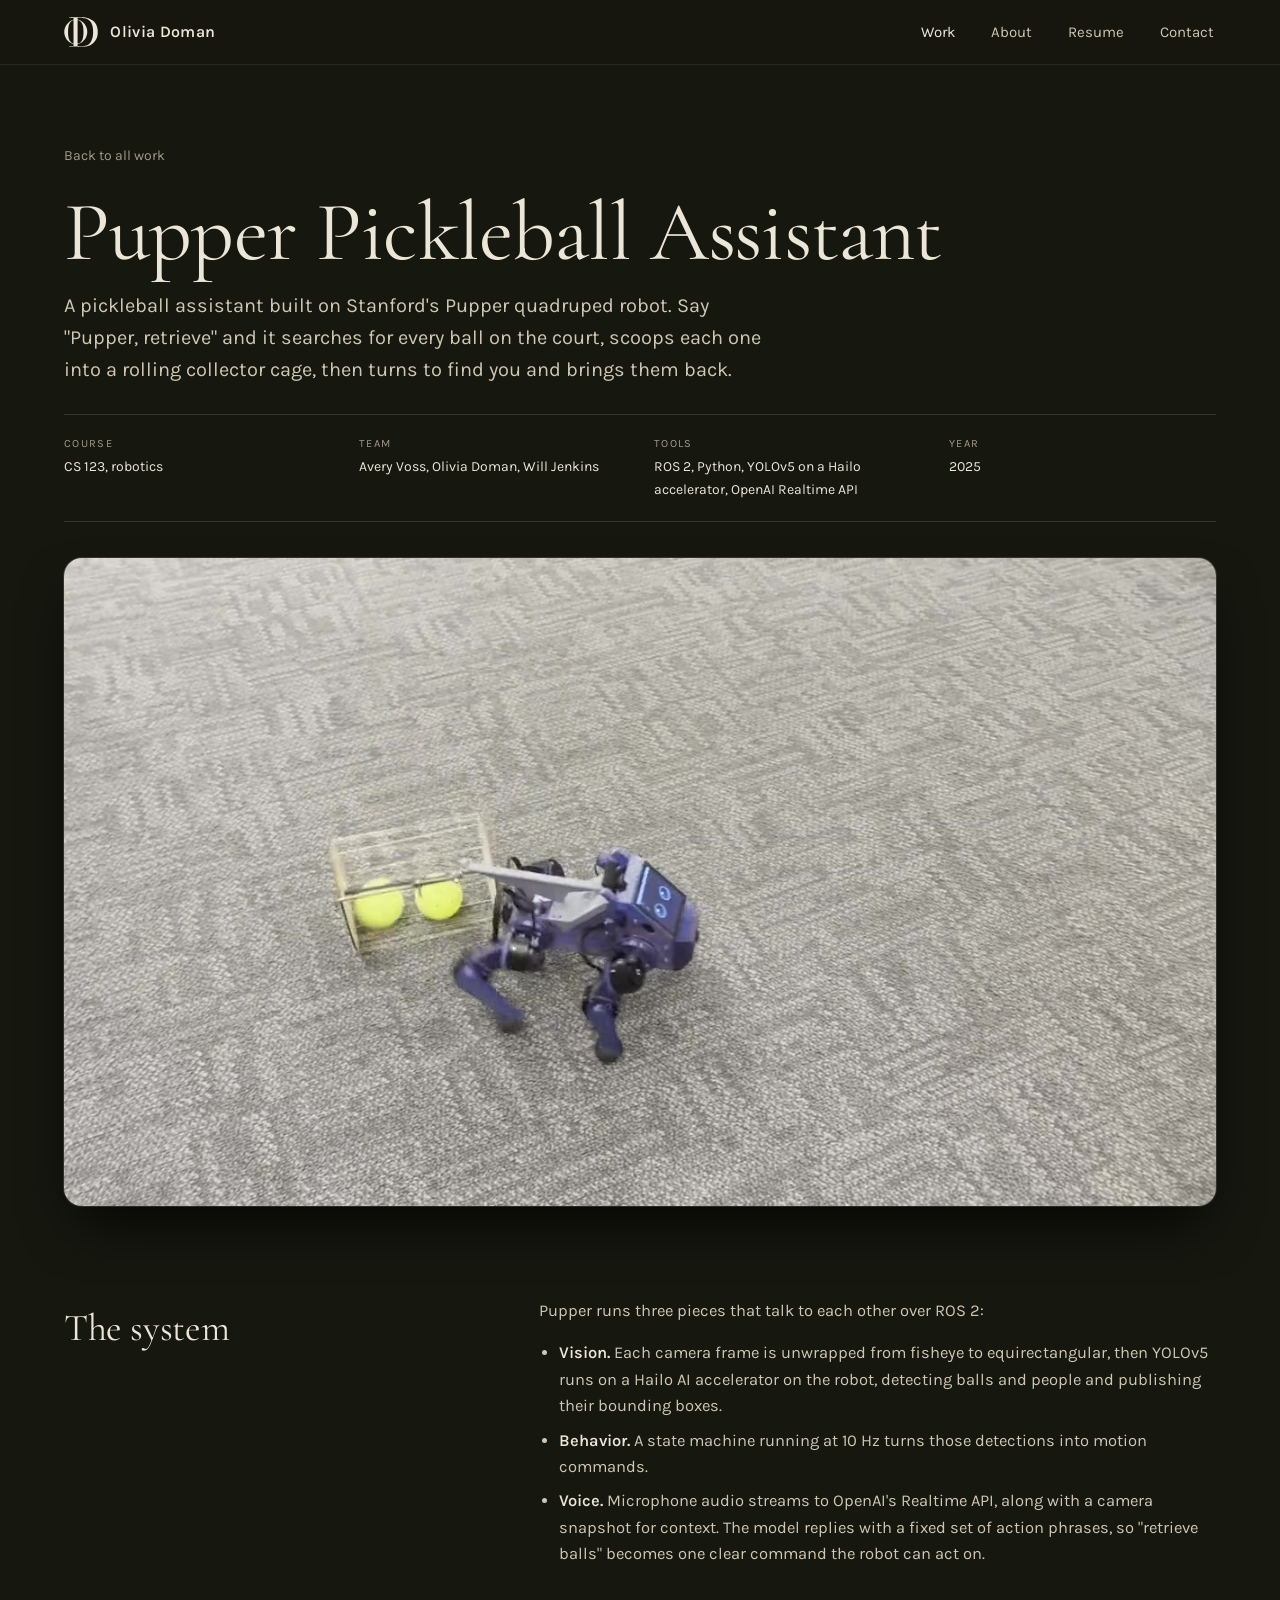
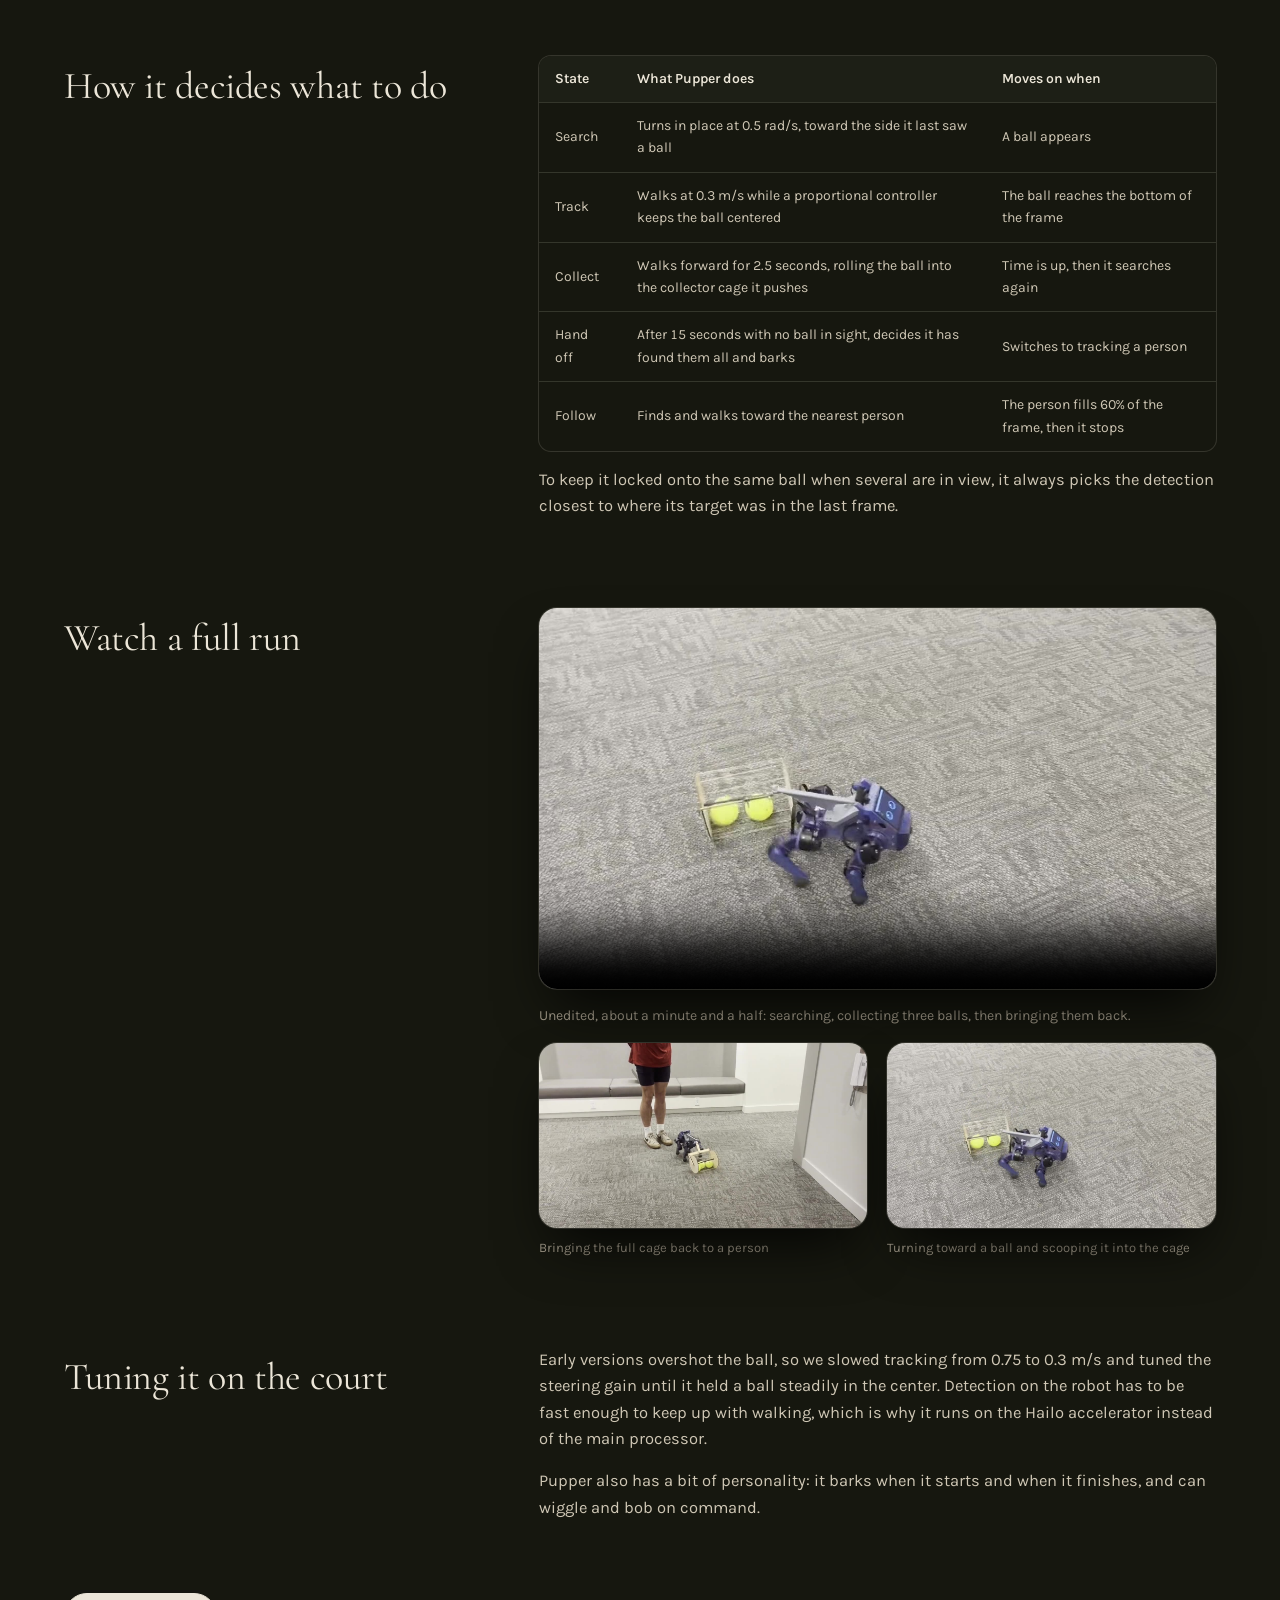
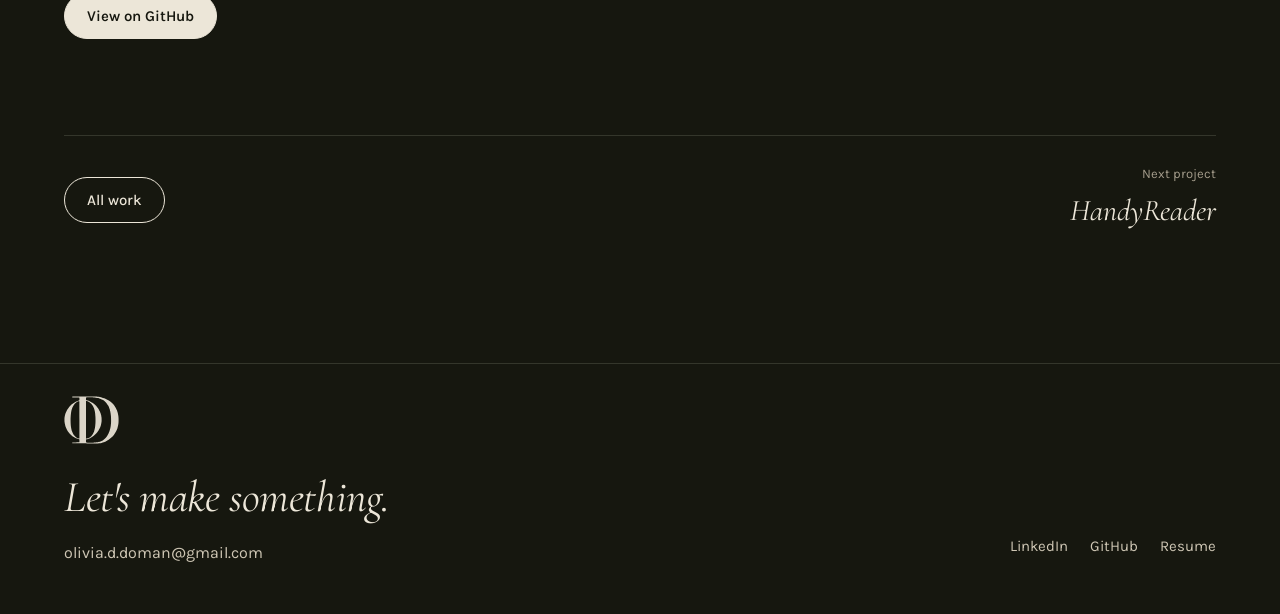
<file: work/pupper.html>
<!doctype html>
<html lang="en">
<head>
<meta charset="utf-8">
<meta name="viewport" content="width=device-width, initial-scale=1, viewport-fit=cover">
<title>Pupper Pickleball Assistant · Olivia Doman</title>
<meta name="description" content="A quadruped robot that collects pickleballs on a voice command, then comes to find you">
<meta property="og:title" content="Pupper Pickleball Assistant · Olivia Doman">
<meta property="og:description" content="A quadruped robot that collects pickleballs on a voice command, then comes to find you">
<meta property="og:image" content="../assets/img/parallax-poster.jpg">
<link rel="icon" type="image/svg+xml" href="../assets/img/favicon.svg">
<link rel="icon" type="image/png" sizes="32x32" href="../assets/img/favicon-32.png">
<link rel="apple-touch-icon" href="../assets/img/apple-touch-icon.png">
<meta name="theme-color" content="#16170f">
<link rel="preconnect" href="https://fonts.googleapis.com">
<link rel="preconnect" href="https://fonts.gstatic.com" crossorigin>
<link rel="stylesheet" href="https://fonts.googleapis.com/css2?family=Cormorant+Garamond:ital,wght@0,400;0,500;1,400&family=Karla:wght@400;500;600;700&display=swap">
<link rel="stylesheet" href="../assets/css/site.css">
</head>
<body>
<header class="nav"><div class="wrap nav-inner">
<a class="brand" href="../"><img src="../assets/img/logo-cream.svg" alt="" width="34" height="30">Olivia Doman</a>
<nav class="nav-links" aria-label="Main"><a href="../#work" aria-current="page">Work</a><a href="../#about">About</a><a href="../assets/Olivia_Doman_Resume.pdf">Resume</a><a href="../#contact">Contact</a></nav>
</div></header>

<main class="wrap"><div class="p-head"><a class="back" href="../#work">Back to all work</a><h1>Pupper Pickleball Assistant</h1><p class="p-summary">A pickleball assistant built on Stanford's Pupper quadruped robot. Say "Pupper, retrieve" and it searches for every ball on the court, scoops each one into a rolling collector cage, then turns to find you and brings them back.</p></div>
<div class="p-meta"><div><span>Course</span><span>CS 123, robotics</span></div><div><span>Team</span><span>Avery Voss, Olivia Doman, Will Jenkins</span></div><div><span>Tools</span><span>ROS 2, Python, YOLOv5 on a Hailo accelerator, OpenAI Realtime API</span></div><div><span>Year</span><span>2025</span></div></div>
<div class="frame ratio-16x9 "><video data-loop muted loop playsinline preload="none" poster="../assets/img/pupper-poster.jpg" aria-label="Silent loop"><source src="../assets/video/pupper.mp4" type="video/mp4"></video></div>
<div style="display:flex;flex-direction:column;gap:10px;margin-top:20px"></div>
<div class="p-body"><section class="p-section"><h2>The system</h2><div class="prose"><p>Pupper runs three pieces that talk to each other over ROS 2:</p><ul><li><strong>Vision.</strong> Each camera frame is unwrapped from fisheye to equirectangular, then YOLOv5 runs on a Hailo AI accelerator on the robot, detecting balls and people and publishing their bounding boxes.</li><li><strong>Behavior.</strong> A state machine running at 10 Hz turns those detections into motion commands.</li><li><strong>Voice.</strong> Microphone audio streams to OpenAI's Realtime API, along with a camera snapshot for context. The model replies with a fixed set of action phrases, so "retrieve balls" becomes one clear command the robot can act on.</li></ul></div></section><section class="p-section"><h2>How it decides what to do</h2><div class="prose" style="max-width:none"><div class="table-wrap"><table><thead><tr><th>State</th><th>What Pupper does</th><th>Moves on when</th></tr></thead><tbody><tr><td>Search</td><td>Turns in place at 0.5 rad/s, toward the side it last saw a ball</td><td>A ball appears</td></tr><tr><td>Track</td><td>Walks at 0.3 m/s while a proportional controller keeps the ball centered</td><td>The ball reaches the bottom of the frame</td></tr><tr><td>Collect</td><td>Walks forward for 2.5 seconds, rolling the ball into the collector cage it pushes</td><td>Time is up, then it searches again</td></tr><tr><td>Hand off</td><td>After 15 seconds with no ball in sight, decides it has found them all and barks</td><td>Switches to tracking a person</td></tr><tr><td>Follow</td><td>Finds and walks toward the nearest person</td><td>The person fills 60% of the frame, then it stops</td></tr></tbody></table></div><p>To keep it locked onto the same ball when several are in view, it always picks the detection closest to where its target was in the last frame.</p></div></section><section class="p-section"><h2>Watch a full run</h2><div class="prose" style="max-width:none"><div class="frame ratio-16x9"><video controls playsinline preload="none" poster="../assets/img/pupper-full-poster.jpg"><source src="../assets/video/pupper-full.mp4" type="video/mp4"></video></div><p class="muted" style="font-size:14px">Unedited, about a minute and a half: searching, collecting three balls, then bringing them back.</p><div class="gallery"><figure><div class="frame ratio-16x9 "><video data-loop muted loop playsinline preload="none" poster="../assets/img/pupper-return-poster.jpg" aria-label="Silent loop"><source src="../assets/video/pupper-return.mp4" type="video/mp4"></video></div><figcaption>Bringing the full cage back to a person</figcaption></figure><figure><div class="frame ratio-16x9 "><video data-loop muted loop playsinline preload="none" poster="../assets/img/pupper-poster.jpg" aria-label="Silent loop"><source src="../assets/video/pupper.mp4" type="video/mp4"></video></div><figcaption>Turning toward a ball and scooping it into the cage</figcaption></figure></div></div></section><section class="p-section"><h2>Tuning it on the court</h2><div class="prose"><p>Early versions overshot the ball, so we slowed tracking from 0.75 to 0.3 m/s and tuned the steering gain until it held a ball steadily in the center. Detection on the robot has to be fast enough to keep up with walking, which is why it runs on the Hailo accelerator instead of the main processor.</p><p>Pupper also has a bit of personality: it barks when it starts and when it finishes, and can wiggle and bob on command.</p></div></section></div>
<div style="margin-top:clamp(48px,6vw,72px)"><div class="btn-row"><a class="btn solid" href="https://github.com/oliviadoman/Pupper_Pickerupper-CS248a-">View on GitHub</a></div></div>
<nav class="next" aria-label="More projects"><a class="btn" href="../#work">All work</a><a class="next-link" href="handyreader.html"><span class="muted" style="font-size:13px">Next project</span><span class="next-title">HandyReader</span></a></nav>
</main>
<footer class="footer" id="contact"><div class="wrap footer-inner">
<div style="display:flex;flex-direction:column;gap:8px"><img class="footer-logo" src="../assets/img/logo-cream.svg" alt="Olivia Doman monogram" width="54" height="48"><h2>Let's make something.</h2><span class="email">olivia.d.doman@gmail.com</span></div>
<div class="footer-links"><a href="https://www.linkedin.com/in/oliviadoman/">LinkedIn</a><a href="https://github.com/oliviadoman">GitHub</a><a href="../assets/Olivia_Doman_Resume.pdf">Resume</a></div>
</div></footer>
<script src="../assets/js/site.js"></script>
</body>
</html>
</file>
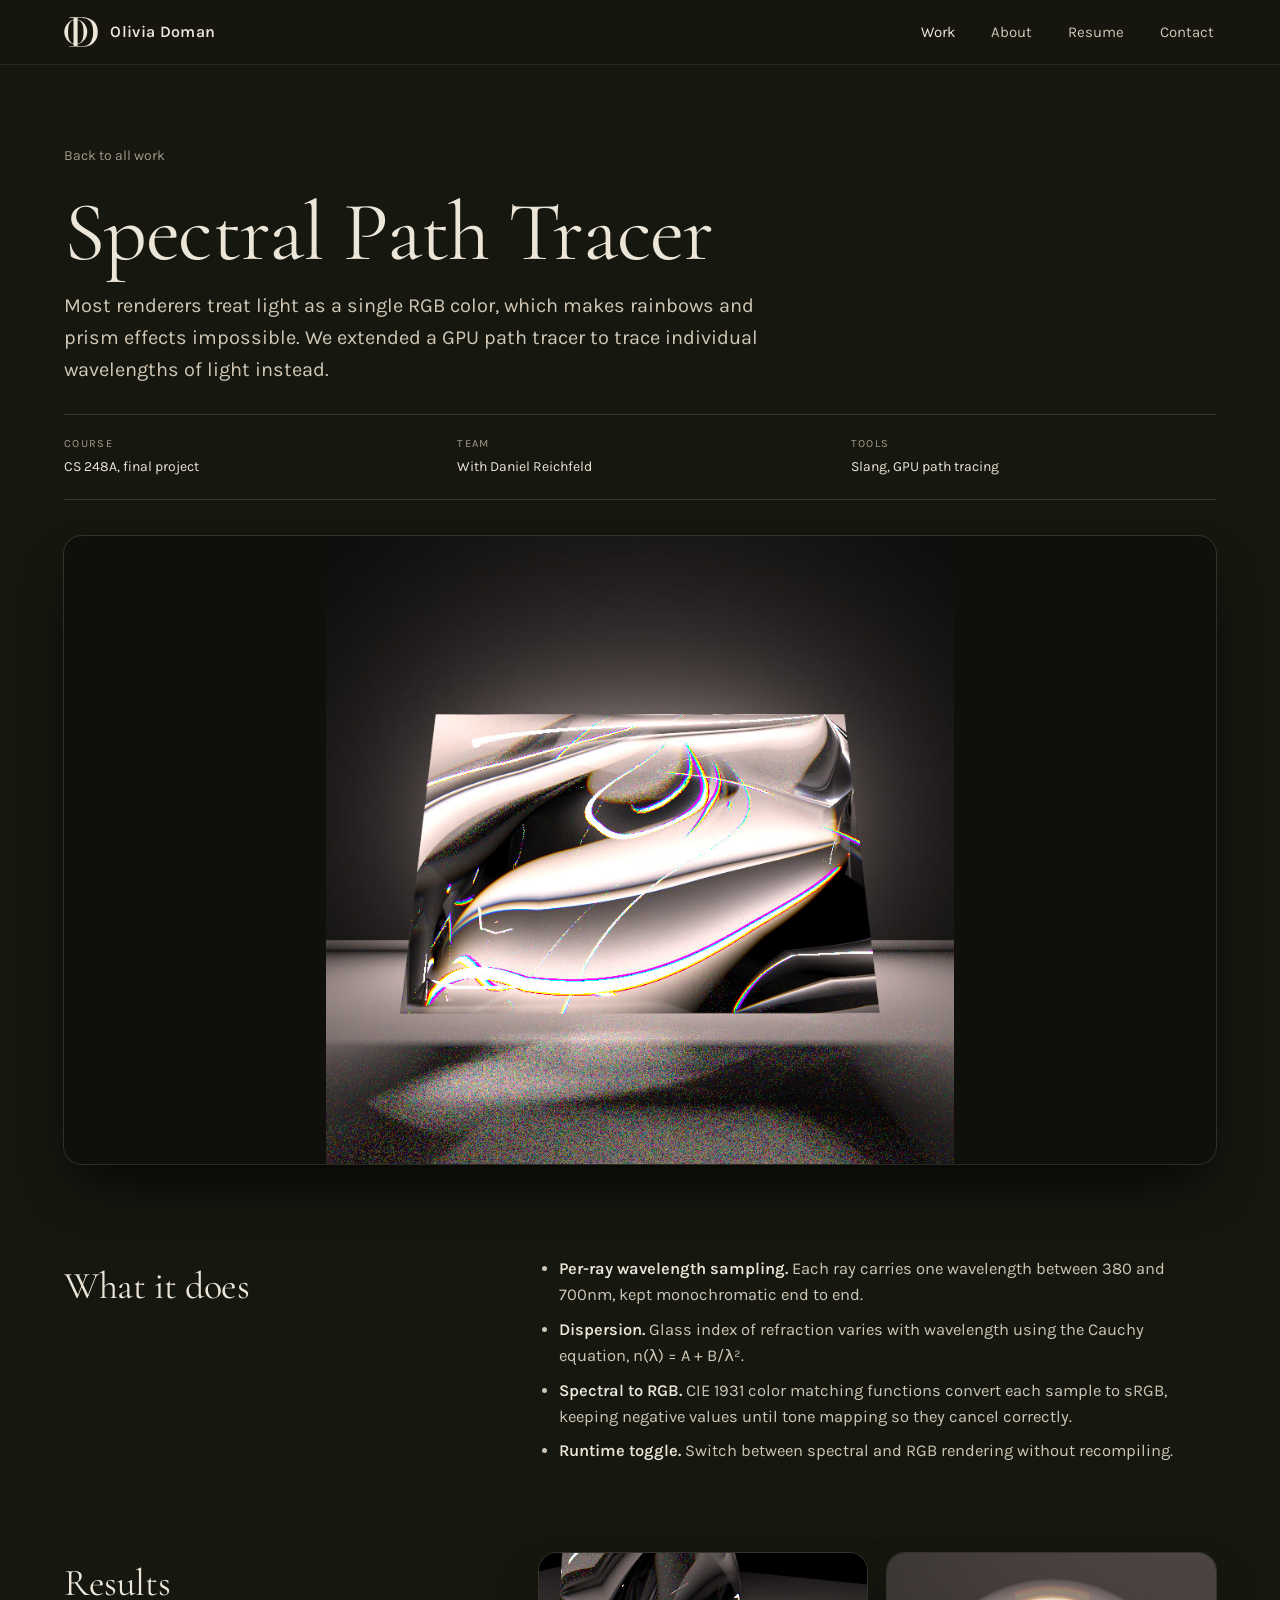
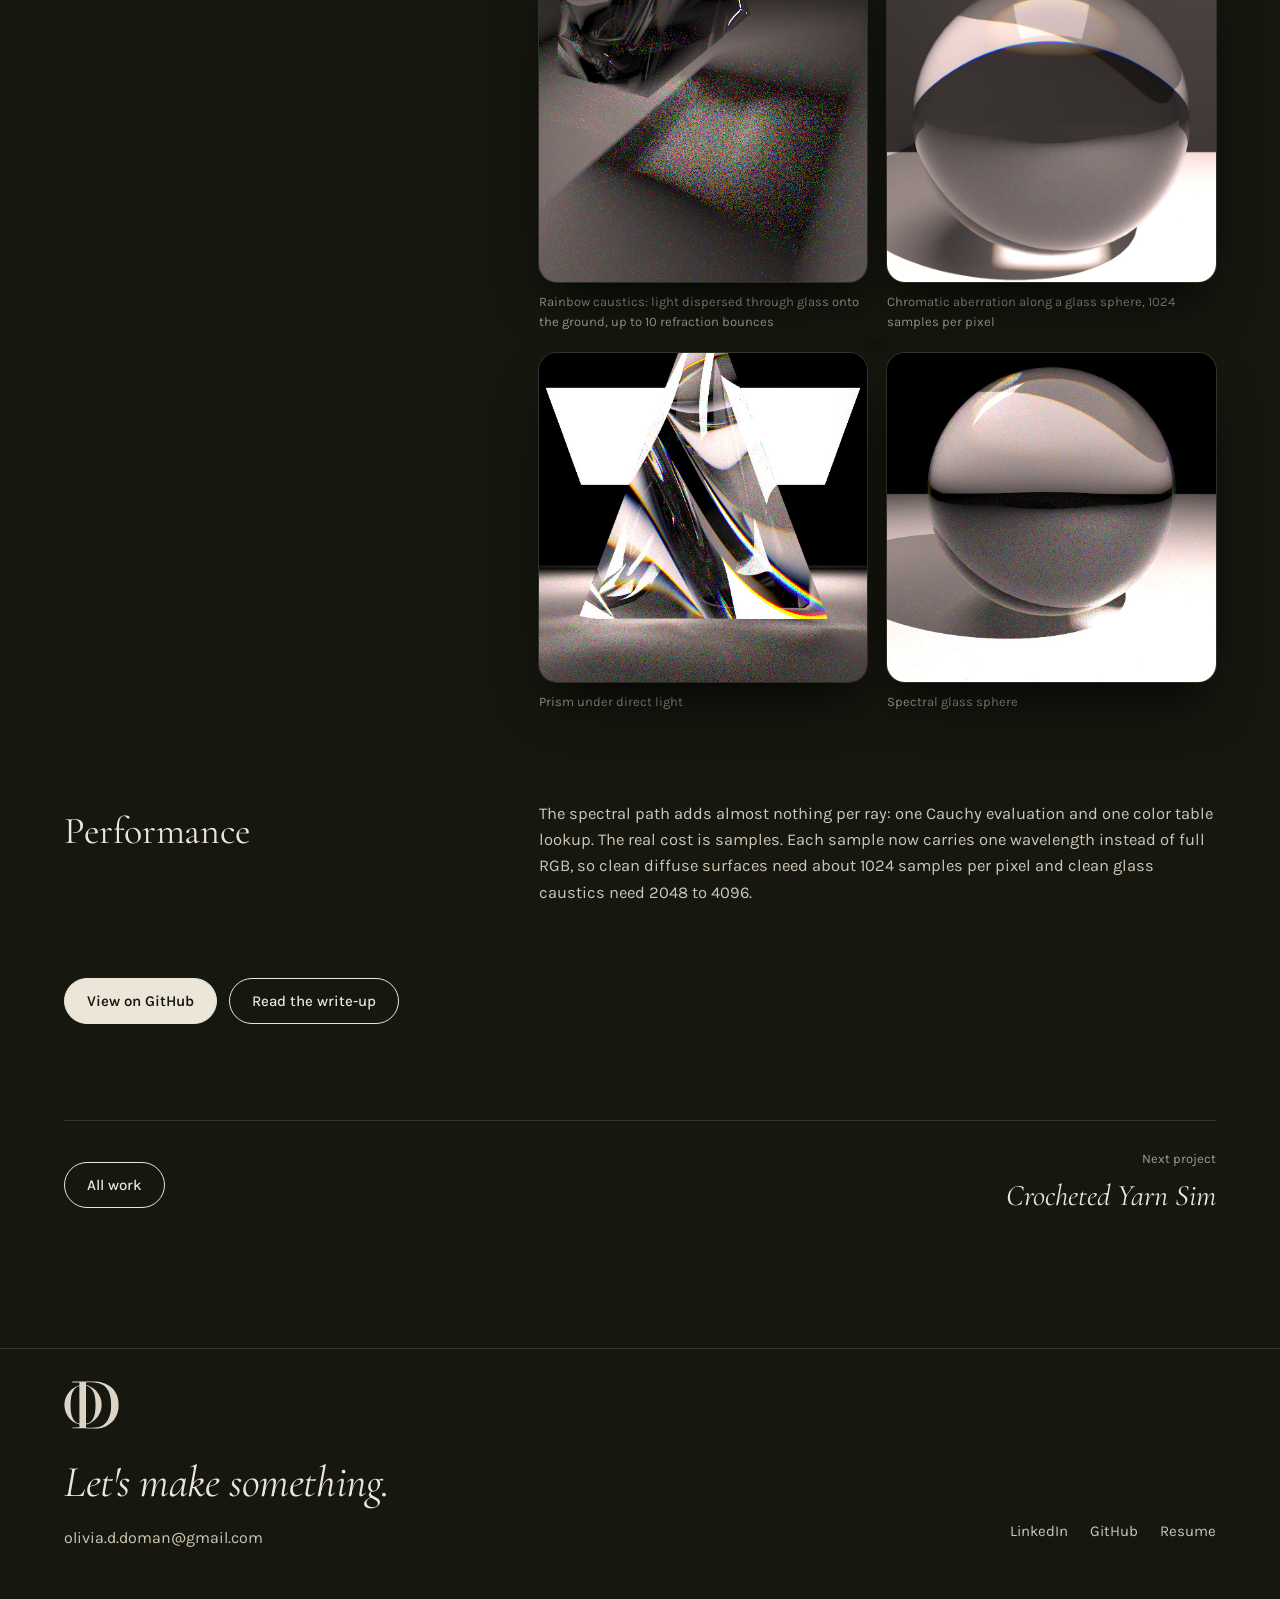
<file: work/spectral.html>
<!doctype html>
<html lang="en">
<head>
<meta charset="utf-8">
<meta name="viewport" content="width=device-width, initial-scale=1, viewport-fit=cover">
<title>Spectral Path Tracer · Olivia Doman</title>
<meta name="description" content="A GPU path tracer that renders real light dispersion">
<meta property="og:title" content="Spectral Path Tracer · Olivia Doman">
<meta property="og:description" content="A GPU path tracer that renders real light dispersion">
<meta property="og:image" content="../assets/img/parallax-poster.jpg">
<link rel="icon" type="image/svg+xml" href="../assets/img/favicon.svg">
<link rel="icon" type="image/png" sizes="32x32" href="../assets/img/favicon-32.png">
<link rel="apple-touch-icon" href="../assets/img/apple-touch-icon.png">
<meta name="theme-color" content="#16170f">
<link rel="preconnect" href="https://fonts.googleapis.com">
<link rel="preconnect" href="https://fonts.gstatic.com" crossorigin>
<link rel="stylesheet" href="https://fonts.googleapis.com/css2?family=Cormorant+Garamond:ital,wght@0,400;0,500;1,400&family=Karla:wght@400;500;600;700&display=swap">
<link rel="stylesheet" href="../assets/css/site.css">
</head>
<body>
<header class="nav"><div class="wrap nav-inner">
<a class="brand" href="../"><img src="../assets/img/logo-cream.svg" alt="" width="34" height="30">Olivia Doman</a>
<nav class="nav-links" aria-label="Main"><a href="../#work" aria-current="page">Work</a><a href="../#about">About</a><a href="../assets/Olivia_Doman_Resume.pdf">Resume</a><a href="../#contact">Contact</a></nav>
</div></header>

<main class="wrap"><div class="p-head"><a class="back" href="../#work">Back to all work</a><h1>Spectral Path Tracer</h1><p class="p-summary">Most renderers treat light as a single RGB color, which makes rainbows and prism effects impossible. We extended a GPU path tracer to trace individual wavelengths of light instead.</p></div>
<div class="p-meta"><div><span>Course</span><span>CS 248A, final project</span></div><div><span>Team</span><span>With Daniel Reichfeld</span></div><div><span>Tools</span><span>Slang, GPU path tracing</span></div></div>
<div class="frame ratio-wide contain"><img src="../assets/img/prism.jpg" alt="Rainbow fringing through a glass prism" loading="lazy"></div>
<div style="display:flex;flex-direction:column;gap:10px;margin-top:20px"></div>
<div class="p-body"><section class="p-section"><h2>What it does</h2><div class="prose"><ul><li><strong>Per-ray wavelength sampling.</strong> Each ray carries one wavelength between 380 and 700nm, kept monochromatic end to end.</li><li><strong>Dispersion.</strong> Glass index of refraction varies with wavelength using the Cauchy equation, n(λ) = A + B/λ².</li><li><strong>Spectral to RGB.</strong> CIE 1931 color matching functions convert each sample to sRGB, keeping negative values until tone mapping so they cancel correctly.</li><li><strong>Runtime toggle.</strong> Switch between spectral and RGB rendering without recompiling.</li></ul></div></section><section class="p-section"><h2>Results</h2><div class="prose"><div class="gallery"><figure><div class="frame ratio-square contain"><img src="../assets/img/caustic.jpg" alt="Rainbow caustics: light dispersed through glass onto the ground, up to 10 refraction bounces" loading="lazy"></div><figcaption>Rainbow caustics: light dispersed through glass onto the ground, up to 10 refraction bounces</figcaption></figure><figure><div class="frame ratio-square contain"><img src="../assets/img/sphere.jpg" alt="Chromatic aberration along a glass sphere, 1024 samples per pixel" loading="lazy"></div><figcaption>Chromatic aberration along a glass sphere, 1024 samples per pixel</figcaption></figure><figure><div class="frame ratio-square contain"><img src="../assets/img/prism-direct.jpg" alt="Prism under direct light" loading="lazy"></div><figcaption>Prism under direct light</figcaption></figure><figure><div class="frame ratio-square contain"><img src="../assets/img/sphere-spectral.jpg" alt="Spectral glass sphere" loading="lazy"></div><figcaption>Spectral glass sphere</figcaption></figure></div></div></section><section class="p-section"><h2>Performance</h2><div class="prose"><p>The spectral path adds almost nothing per ray: one Cauchy evaluation and one color table lookup. The real cost is samples. Each sample now carries one wavelength instead of full RGB, so clean diffuse surfaces need about 1024 samples per pixel and clean glass caustics need 2048 to 4096.</p></div></section></div>
<div style="margin-top:clamp(48px,6vw,72px)"><div class="btn-row"><a class="btn solid" href="https://github.com/oliviadoman/Spectral_Path_Tracer">View on GitHub</a><a class="btn" href="https://github.com/oliviadoman/Spectral_Path_Tracer/blob/main/Spectral_PathTracer_WriteUp.pdf">Read the write-up</a></div></div>
<nav class="next" aria-label="More projects"><a class="btn" href="../#work">All work</a><a class="next-link" href="yarn.html"><span class="muted" style="font-size:13px">Next project</span><span class="next-title">Crocheted Yarn Sim</span></a></nav>
</main>
<footer class="footer" id="contact"><div class="wrap footer-inner">
<div style="display:flex;flex-direction:column;gap:8px"><img class="footer-logo" src="../assets/img/logo-cream.svg" alt="Olivia Doman monogram" width="54" height="48"><h2>Let's make something.</h2><span class="email">olivia.d.doman@gmail.com</span></div>
<div class="footer-links"><a href="https://www.linkedin.com/in/oliviadoman/">LinkedIn</a><a href="https://github.com/oliviadoman">GitHub</a><a href="../assets/Olivia_Doman_Resume.pdf">Resume</a></div>
</div></footer>
<script src="../assets/js/site.js"></script>
</body>
</html>
</file>
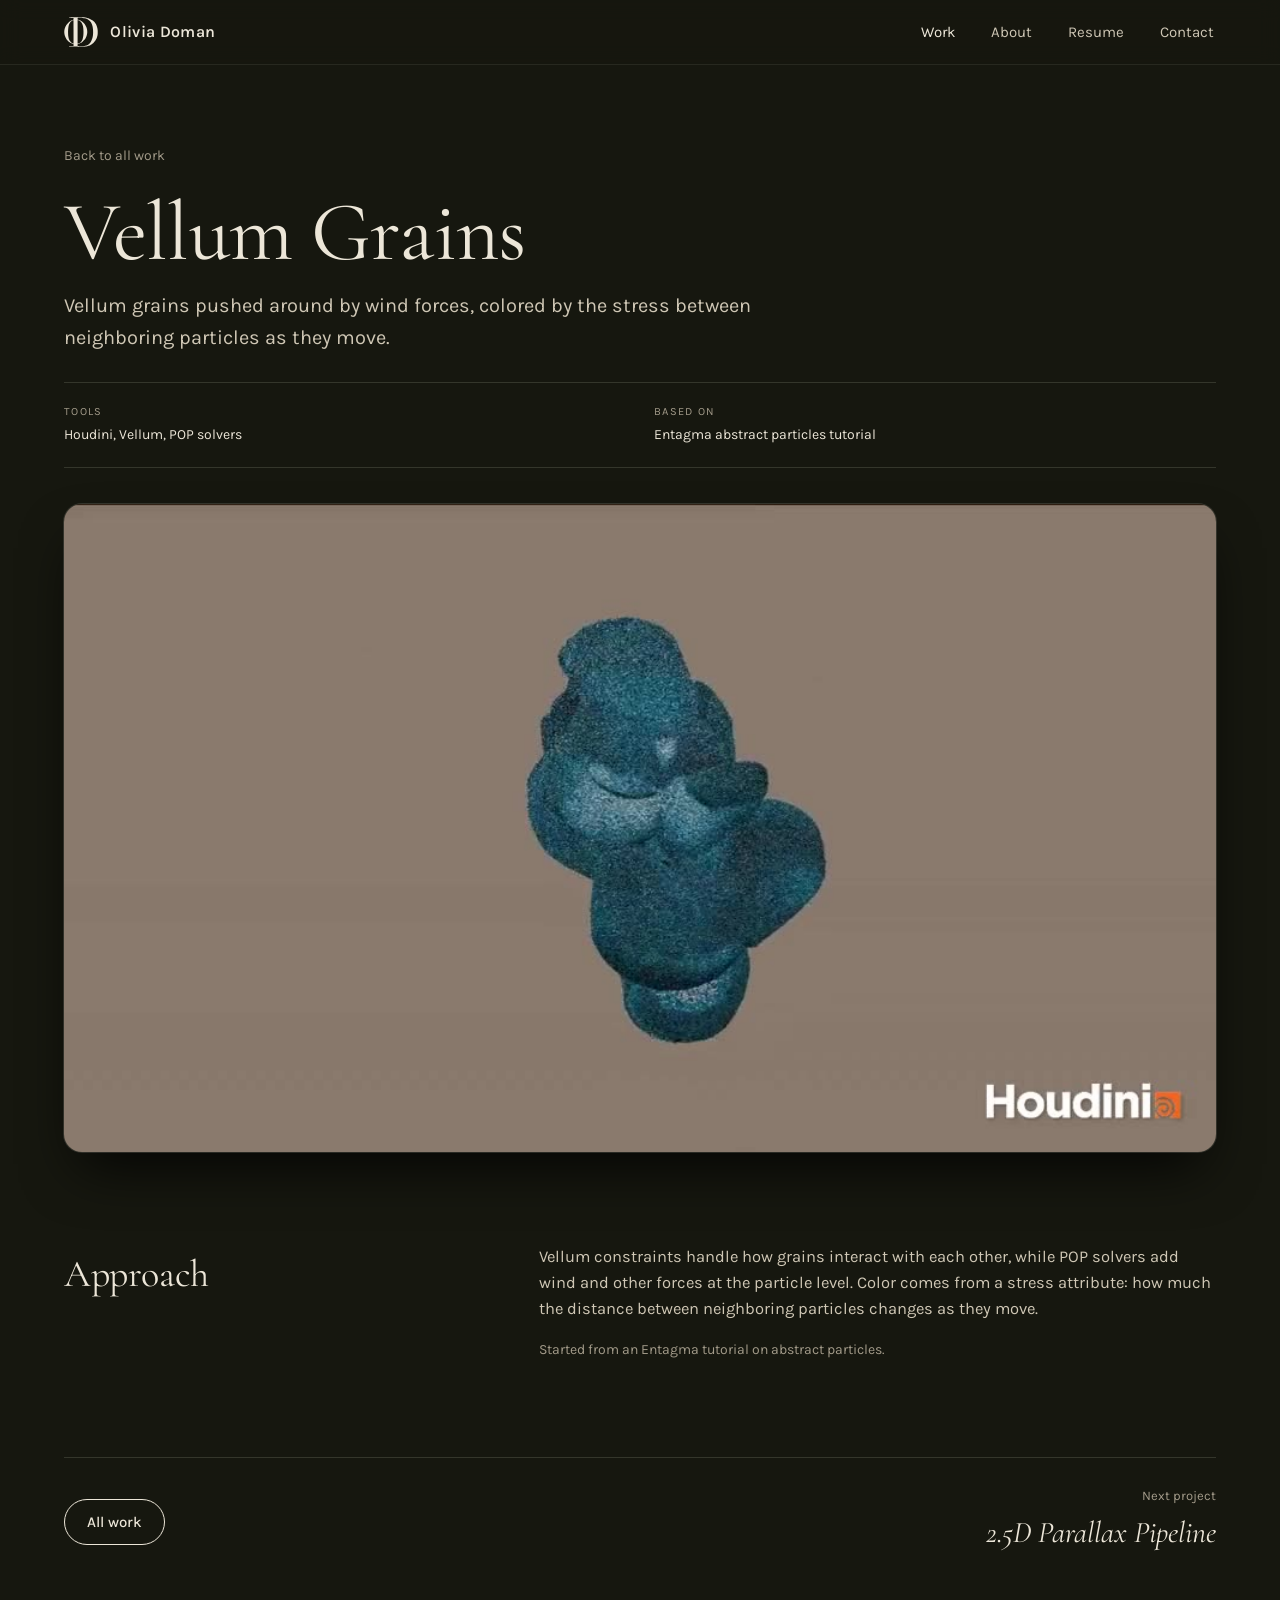
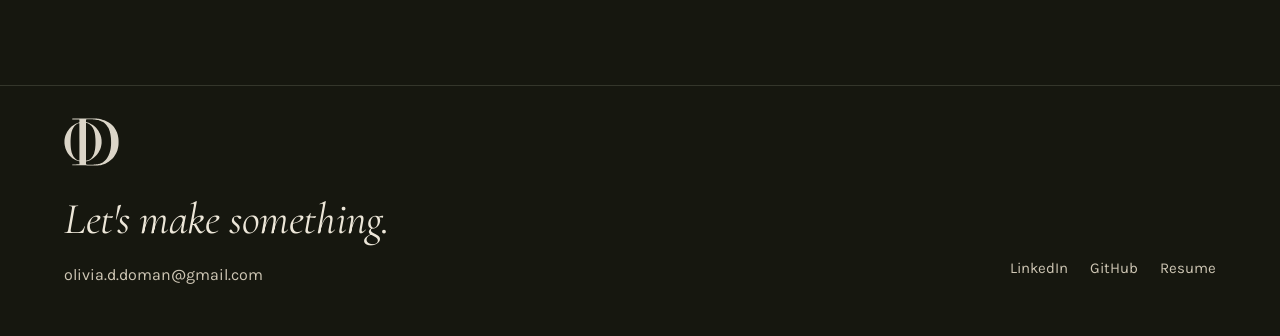
<file: work/vellum.html>
<!doctype html>
<html lang="en">
<head>
<meta charset="utf-8">
<meta name="viewport" content="width=device-width, initial-scale=1, viewport-fit=cover">
<title>Vellum Grains · Olivia Doman</title>
<meta name="description" content="Grains pushed by wind, colored by internal stress">
<meta property="og:title" content="Vellum Grains · Olivia Doman">
<meta property="og:description" content="Grains pushed by wind, colored by internal stress">
<meta property="og:image" content="../assets/img/parallax-poster.jpg">
<link rel="icon" type="image/svg+xml" href="../assets/img/favicon.svg">
<link rel="icon" type="image/png" sizes="32x32" href="../assets/img/favicon-32.png">
<link rel="apple-touch-icon" href="../assets/img/apple-touch-icon.png">
<meta name="theme-color" content="#16170f">
<link rel="preconnect" href="https://fonts.googleapis.com">
<link rel="preconnect" href="https://fonts.gstatic.com" crossorigin>
<link rel="stylesheet" href="https://fonts.googleapis.com/css2?family=Cormorant+Garamond:ital,wght@0,400;0,500;1,400&family=Karla:wght@400;500;600;700&display=swap">
<link rel="stylesheet" href="../assets/css/site.css">
</head>
<body>
<header class="nav"><div class="wrap nav-inner">
<a class="brand" href="../"><img src="../assets/img/logo-cream.svg" alt="" width="34" height="30">Olivia Doman</a>
<nav class="nav-links" aria-label="Main"><a href="../#work" aria-current="page">Work</a><a href="../#about">About</a><a href="../assets/Olivia_Doman_Resume.pdf">Resume</a><a href="../#contact">Contact</a></nav>
</div></header>

<main class="wrap"><div class="p-head"><a class="back" href="../#work">Back to all work</a><h1>Vellum Grains</h1><p class="p-summary">Vellum grains pushed around by wind forces, colored by the stress between neighboring particles as they move.</p></div>
<div class="p-meta"><div><span>Tools</span><span>Houdini, Vellum, POP solvers</span></div><div><span>Based on</span><span>Entagma abstract particles tutorial</span></div></div>
<div class="frame ratio-16x9 "><video data-loop muted loop playsinline preload="none" poster="../assets/img/vellum-poster.jpg" aria-label="Silent loop"><source src="../assets/video/vellum.mp4" type="video/mp4"></video></div>
<div style="display:flex;flex-direction:column;gap:10px;margin-top:20px"></div>
<div class="p-body"><section class="p-section"><h2>Approach</h2><div class="prose"><p>Vellum constraints handle how grains interact with each other, while POP solvers add wind and other forces at the particle level. Color comes from a stress attribute: how much the distance between neighboring particles changes as they move.</p><p class="muted" style="font-size:14px">Started from an Entagma tutorial on abstract particles.</p></div></section></div>
<nav class="next" aria-label="More projects"><a class="btn" href="../#work">All work</a><a class="next-link" href="parallax.html"><span class="muted" style="font-size:13px">Next project</span><span class="next-title">2.5D Parallax Pipeline</span></a></nav>
</main>
<footer class="footer" id="contact"><div class="wrap footer-inner">
<div style="display:flex;flex-direction:column;gap:8px"><img class="footer-logo" src="../assets/img/logo-cream.svg" alt="Olivia Doman monogram" width="54" height="48"><h2>Let's make something.</h2><span class="email">olivia.d.doman@gmail.com</span></div>
<div class="footer-links"><a href="https://www.linkedin.com/in/oliviadoman/">LinkedIn</a><a href="https://github.com/oliviadoman">GitHub</a><a href="../assets/Olivia_Doman_Resume.pdf">Resume</a></div>
</div></footer>
<script src="../assets/js/site.js"></script>
</body>
</html>
</file>
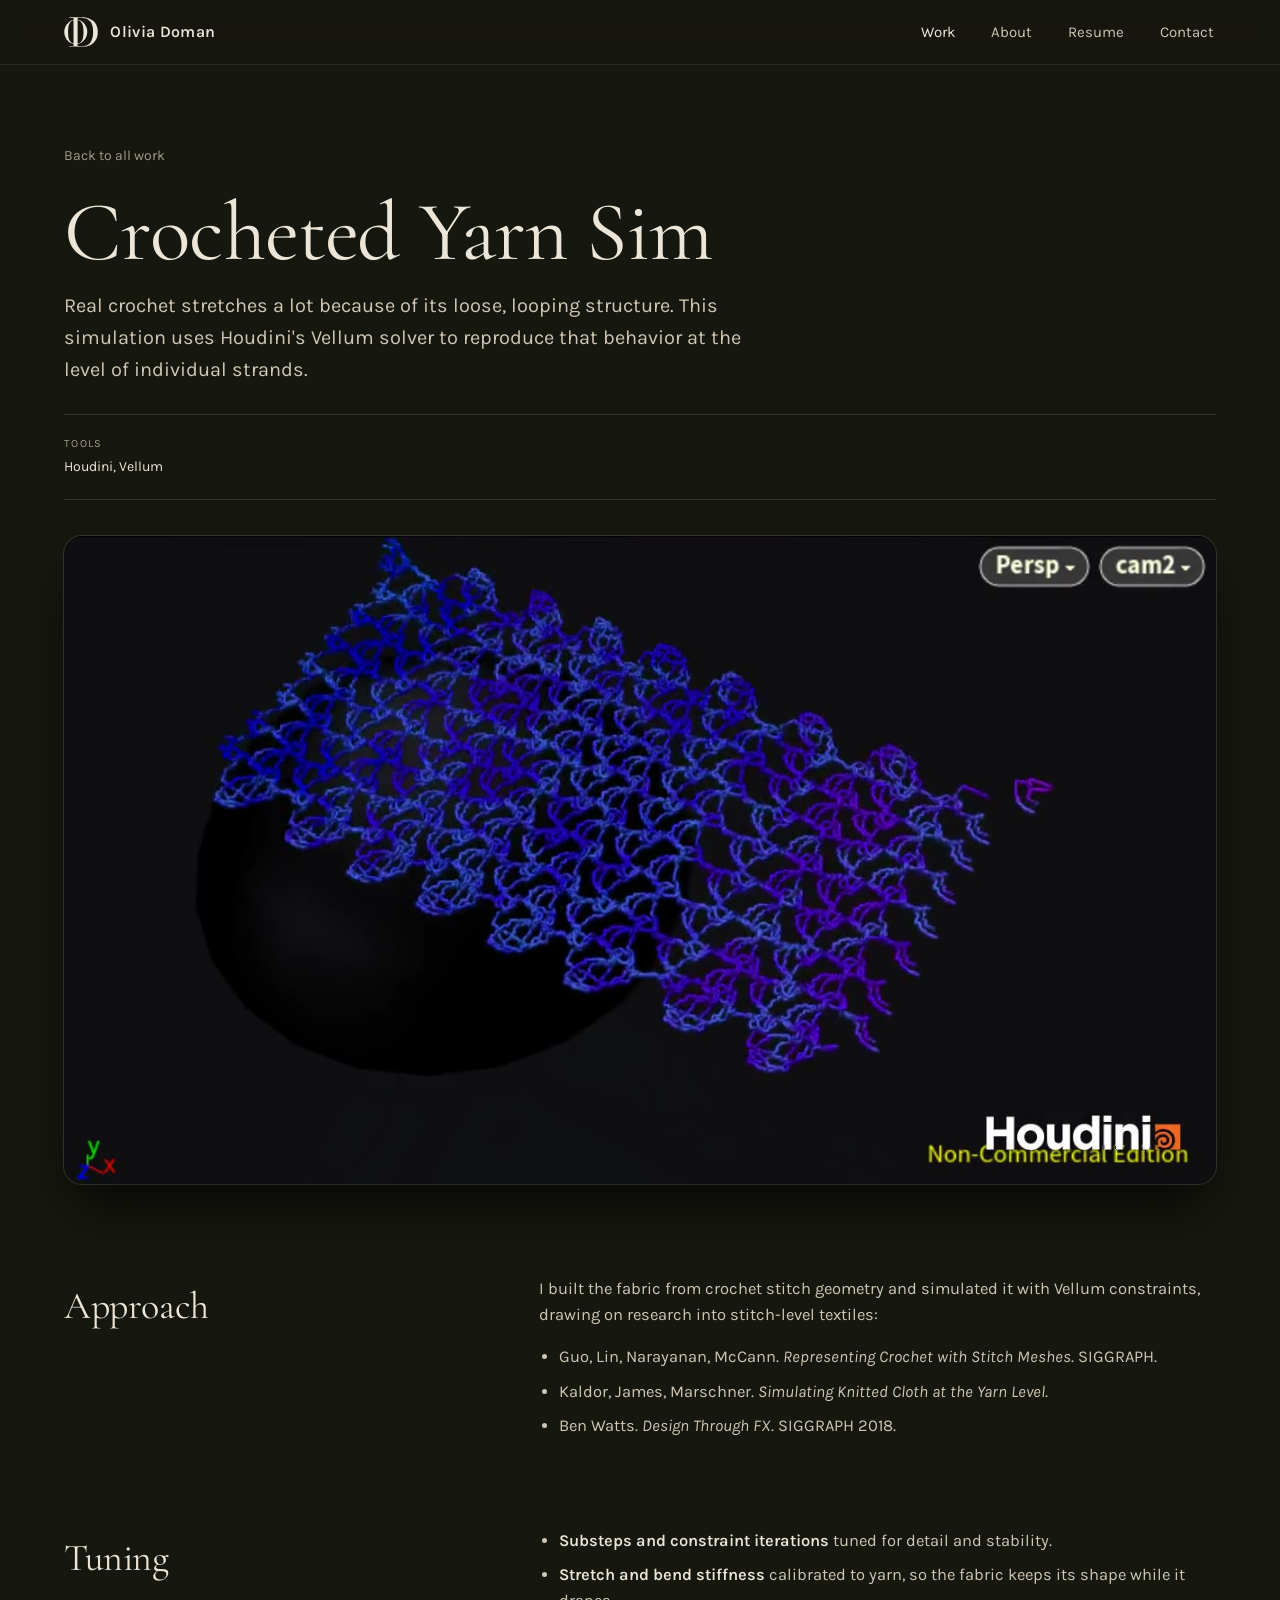
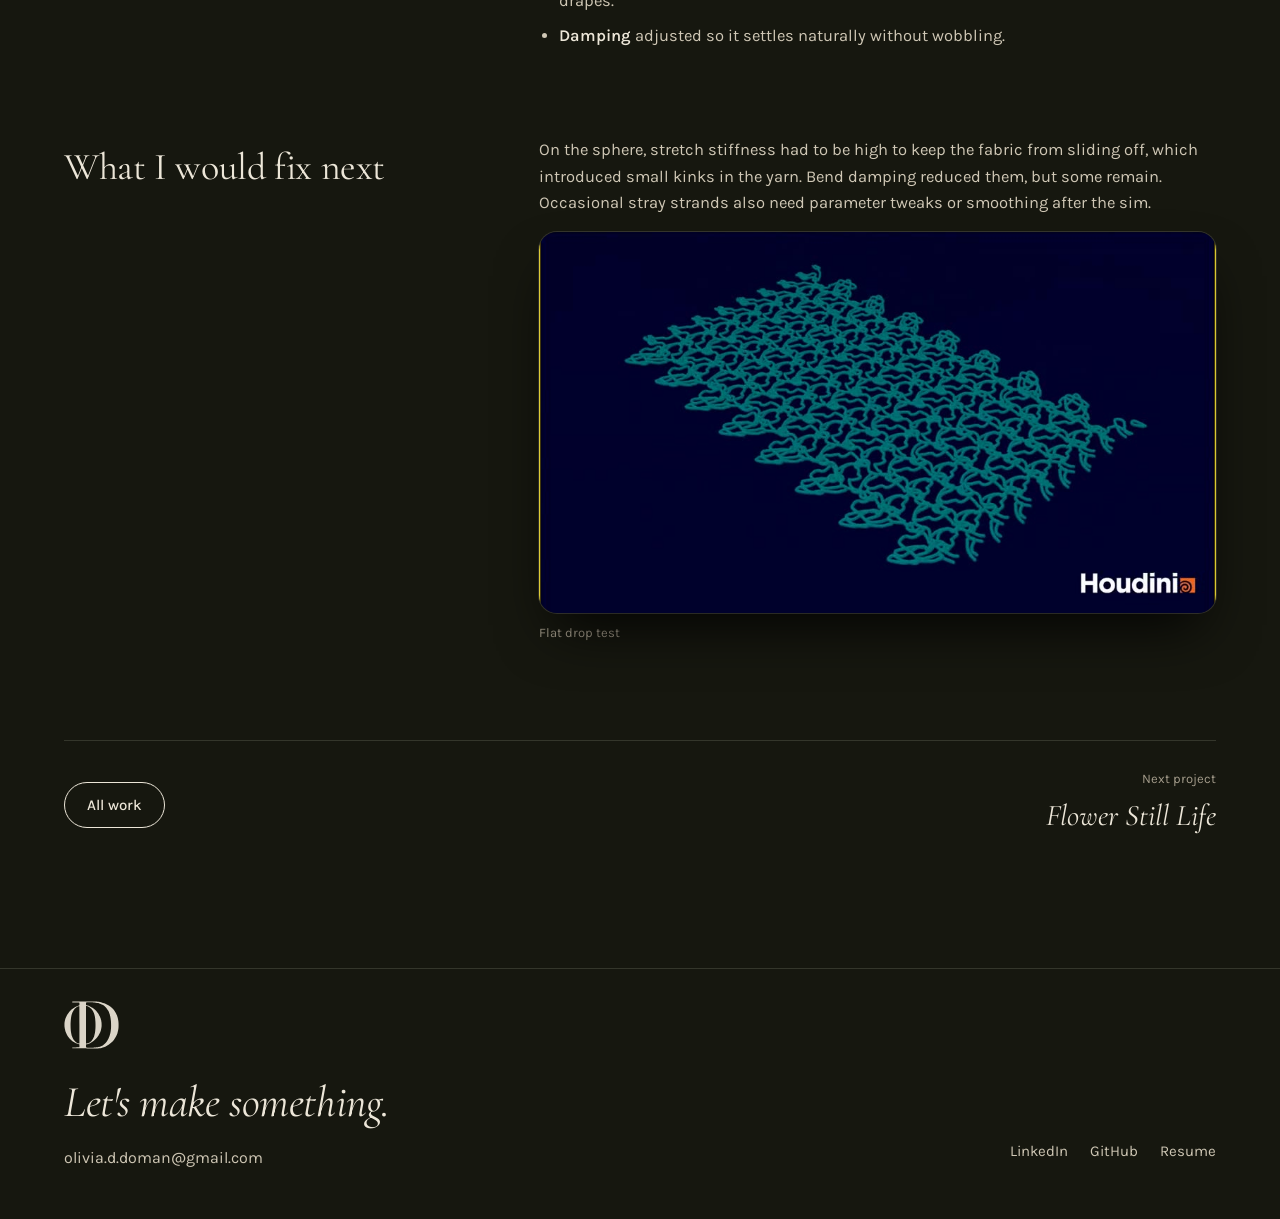
<file: work/yarn.html>
<!doctype html>
<html lang="en">
<head>
<meta charset="utf-8">
<meta name="viewport" content="width=device-width, initial-scale=1, viewport-fit=cover">
<title>Crocheted Yarn Sim · Olivia Doman</title>
<meta name="description" content="Yarn-level physics for loose, stretchy crochet fabric">
<meta property="og:title" content="Crocheted Yarn Sim · Olivia Doman">
<meta property="og:description" content="Yarn-level physics for loose, stretchy crochet fabric">
<meta property="og:image" content="../assets/img/parallax-poster.jpg">
<link rel="icon" type="image/svg+xml" href="../assets/img/favicon.svg">
<link rel="icon" type="image/png" sizes="32x32" href="../assets/img/favicon-32.png">
<link rel="apple-touch-icon" href="../assets/img/apple-touch-icon.png">
<meta name="theme-color" content="#16170f">
<link rel="preconnect" href="https://fonts.googleapis.com">
<link rel="preconnect" href="https://fonts.gstatic.com" crossorigin>
<link rel="stylesheet" href="https://fonts.googleapis.com/css2?family=Cormorant+Garamond:ital,wght@0,400;0,500;1,400&family=Karla:wght@400;500;600;700&display=swap">
<link rel="stylesheet" href="../assets/css/site.css">
</head>
<body>
<header class="nav"><div class="wrap nav-inner">
<a class="brand" href="../"><img src="../assets/img/logo-cream.svg" alt="" width="34" height="30">Olivia Doman</a>
<nav class="nav-links" aria-label="Main"><a href="../#work" aria-current="page">Work</a><a href="../#about">About</a><a href="../assets/Olivia_Doman_Resume.pdf">Resume</a><a href="../#contact">Contact</a></nav>
</div></header>

<main class="wrap"><div class="p-head"><a class="back" href="../#work">Back to all work</a><h1>Crocheted Yarn Sim</h1><p class="p-summary">Real crochet stretches a lot because of its loose, looping structure. This simulation uses Houdini's Vellum solver to reproduce that behavior at the level of individual strands.</p></div>
<div class="p-meta"><div><span>Tools</span><span>Houdini, Vellum</span></div></div>
<div class="frame ratio-16x9 "><video data-loop muted loop playsinline preload="none" poster="../assets/img/yarn-sphere-poster.jpg" aria-label="Silent loop"><source src="../assets/video/yarn-sphere.mp4" type="video/mp4"></video></div>
<div style="display:flex;flex-direction:column;gap:10px;margin-top:20px"></div>
<div class="p-body"><section class="p-section"><h2>Approach</h2><div class="prose"><p>I built the fabric from crochet stitch geometry and simulated it with Vellum constraints, drawing on research into stitch-level textiles:</p><ul><li>Guo, Lin, Narayanan, McCann. <em>Representing Crochet with Stitch Meshes</em>. SIGGRAPH.</li><li>Kaldor, James, Marschner. <em>Simulating Knitted Cloth at the Yarn Level</em>.</li><li>Ben Watts. <em>Design Through FX</em>. SIGGRAPH 2018.</li></ul></div></section><section class="p-section"><h2>Tuning</h2><div class="prose"><ul><li><strong>Substeps and constraint iterations</strong> tuned for detail and stability.</li><li><strong>Stretch and bend stiffness</strong> calibrated to yarn, so the fabric keeps its shape while it drapes.</li><li><strong>Damping</strong> adjusted so it settles naturally without wobbling.</li></ul></div></section><section class="p-section"><h2>What I would fix next</h2><div class="prose"><p>On the sphere, stretch stiffness had to be high to keep the fabric from sliding off, which introduced small kinks in the yarn. Bend damping reduced them, but some remain. Occasional stray strands also need parameter tweaks or smoothing after the sim.</p><div class="gallery"><figure><div class="frame ratio-16x9 "><video data-loop muted loop playsinline preload="none" poster="../assets/img/yarn-flat-poster.jpg" aria-label="Silent loop"><source src="../assets/video/yarn-flat.mp4" type="video/mp4"></video></div><figcaption>Flat drop test</figcaption></figure></div></div></section></div>
<nav class="next" aria-label="More projects"><a class="btn" href="../#work">All work</a><a class="next-link" href="flower.html"><span class="muted" style="font-size:13px">Next project</span><span class="next-title">Flower Still Life</span></a></nav>
</main>
<footer class="footer" id="contact"><div class="wrap footer-inner">
<div style="display:flex;flex-direction:column;gap:8px"><img class="footer-logo" src="../assets/img/logo-cream.svg" alt="Olivia Doman monogram" width="54" height="48"><h2>Let's make something.</h2><span class="email">olivia.d.doman@gmail.com</span></div>
<div class="footer-links"><a href="https://www.linkedin.com/in/oliviadoman/">LinkedIn</a><a href="https://github.com/oliviadoman">GitHub</a><a href="../assets/Olivia_Doman_Resume.pdf">Resume</a></div>
</div></footer>
<script src="../assets/js/site.js"></script>
</body>
</html>
</file>
<file: assets/css/site.css>
/* oliviadoman.com
   Layout: a dark, quiet frame so the work carries the color. One centered column (max 1200px),
   a cream "yarn" thread that loops through the home page, rounded media with a hairline edge. */
:root {
  color-scheme: dark;
  --bg: #16170f;
  --bg-raised: #1d1f16;
  --panel: #23251b;
  --line: #34362b;
  --fg: #ece6d8;
  --soft: #cfc7b5;
  --muted: #a39b8a;
  --thread: #ece6d8;
  --note-need: #f0c3b6;
  --note-q: #c4dbe6;
  --note-ink: #231f1a;
  --radius: 18px;
  --radius-sm: 12px;
  --edge: 0 0 0 1px rgba(236, 230, 216, 0.14);
  --lift: 0 28px 56px -16px rgba(0, 0, 0, 0.85);
  --lift-hover: 0 40px 70px -14px rgba(0, 0, 0, 0.95);
  --font-display: 'Cormorant Garamond', 'Iowan Old Style', 'Palatino Linotype', Georgia, serif;
  --font-body: 'Karla', 'Avenir Next', 'Segoe UI', system-ui, sans-serif;
  --gutter: clamp(16px, 5vw, 72px);
  --max: 1200px;
}
*, *::before, *::after { box-sizing: border-box; }
html { background: var(--bg); scroll-behavior: smooth; }
body {
  margin: 0; background: var(--bg); color: var(--fg);
  font-family: var(--font-body); font-size: 16px; line-height: 1.6;
  -webkit-font-smoothing: antialiased;
}
img, video { max-width: 100%; display: block; }
a { color: inherit; text-decoration: none; }
a:hover { color: #ffffff; }
:focus-visible { outline: 2px solid var(--fg); outline-offset: 3px; border-radius: 6px; }
h1, h2, h3 { font-family: var(--font-display); font-weight: 400; letter-spacing: -0.01em; text-wrap: balance; margin: 0; }
p { margin: 0; }
.wrap { width: 100%; max-width: calc(var(--max) + 2 * var(--gutter)); margin: 0 auto; padding-inline: var(--gutter); }
.eyebrow { font-size: 12px; letter-spacing: 0.16em; text-transform: uppercase; color: var(--muted); }
.muted { color: var(--muted); }
.soft { color: var(--soft); }

/* ---------- Nav ---------- */
.nav {
  position: sticky; top: env(safe-area-inset-top, 0px); z-index: 20;
  background: rgba(22, 23, 15, 0.82); backdrop-filter: blur(10px); -webkit-backdrop-filter: blur(10px);
  border-bottom: 1px solid rgba(52, 54, 43, 0.6);
}
.nav-inner { display: flex; justify-content: space-between; align-items: center; gap: 16px; min-height: 64px; flex-wrap: wrap; }
.brand { font-weight: 600; letter-spacing: 0.02em; }
.nav-links { display: flex; gap: clamp(14px, 3vw, 32px); flex-wrap: wrap; font-size: 15px; }
.nav-links a { padding: 10px 2px; color: var(--soft); }
.nav-links a:hover, .nav-links a[aria-current="page"] { color: var(--fg); }

/* ---------- Buttons ---------- */
.btn {
  display: inline-flex; align-items: center; gap: 8px; min-height: 46px; padding: 0 22px;
  border-radius: 999px; border: 1px solid var(--fg); font-size: 15px; font-weight: 500; color: var(--fg);
  transition: background .2s ease, color .2s ease;
}
.btn:hover { background: rgba(236, 230, 216, 0.08); color: var(--fg); }
.btn.solid { background: var(--fg); color: var(--bg); font-weight: 600; }
.btn.solid:hover { background: #ffffff; color: var(--bg); }
.btn-row { display: flex; flex-wrap: wrap; gap: 12px; }

/* ---------- Media frame ---------- */
.frame {
  position: relative; border-radius: var(--radius); overflow: hidden; background: var(--panel);
  box-shadow: var(--edge), var(--lift); max-width: 100%;
}
.frame img, .frame video { width: 100%; height: 100%; object-fit: cover; }
.frame.contain img, .frame.contain video { object-fit: contain; background: #0f100b; }
.ratio-16x9 { aspect-ratio: 16 / 9; }
.ratio-wide { aspect-ratio: 1408 / 768; }
.ratio-square { aspect-ratio: 1 / 1; }
.ratio-4x3 { aspect-ratio: 4 / 3; }
.placeholder {
  display: flex; flex-direction: column; align-items: center; justify-content: center; gap: 6px;
  text-align: center; padding: 24px; background: var(--panel);
  border: 1.5px dashed rgba(236, 230, 216, 0.28); box-shadow: var(--lift);
}
.placeholder strong { font-size: 15px; }
.placeholder span { font-size: 13px; color: var(--muted); max-width: 34ch; }
.watermark-flag {
  position: absolute; left: 12px; top: 12px; font-size: 11px; letter-spacing: 0.06em; padding: 4px 10px;
  border-radius: 999px; background: rgba(22, 23, 15, 0.8); color: var(--note-need);
}

/* ---------- Hero ---------- */
.hero { position: relative; height: clamp(520px, 78vh, 800px); overflow: hidden; background: #0d0e09; touch-action: pan-y; }
.hero .scene { position: absolute; inset: 0; }
.hero .layer { position: absolute; inset: 0; background-size: cover; background-position: center; will-change: transform; }
.hero .layer.poster { transform: scale(1.09); }
.px-gl { position: absolute; inset: 0; width: 100%; height: 100%; display: block; opacity: 0; transition: opacity .6s ease; }
.gl-on .px-gl { opacity: 1; }
.hero::after {
  content: ""; position: absolute; inset: 0; pointer-events: none;
  background: linear-gradient(180deg, rgba(22,23,15,0.55) 0%, rgba(22,23,15,0) 28%, rgba(22,23,15,0.15) 58%, var(--bg) 100%);
}
.hero-copy { position: absolute; left: 0; right: 0; bottom: clamp(28px, 6vh, 64px); z-index: 2; }
.hero-copy .inner { display: flex; flex-direction: column; gap: 16px; max-width: 760px; }
.hero h1 { font-size: clamp(56px, 10vw, 112px); line-height: 0.92; }
.hero .lede { font-size: clamp(16px, 1.6vw, 19px); color: var(--soft); max-width: 52ch; }
.hero-tag {
  position: absolute; right: var(--gutter); bottom: clamp(28px, 6vh, 64px); z-index: 2;
  font-size: 12px; color: var(--soft); background: rgba(22, 23, 15, 0.6); padding: 6px 12px; border-radius: 999px;
}

/* ---------- Sections ---------- */
main { position: relative; }
.section { padding-block: clamp(72px, 10vw, 128px) 0; position: relative; z-index: 1; }
.section-head { display: flex; justify-content: space-between; align-items: baseline; gap: 16px; flex-wrap: wrap; margin-bottom: 32px; }
.section-head h2 { font-size: clamp(36px, 5vw, 52px); font-style: italic; }

/* ---------- Thread ---------- */
.thread-layer { position: absolute; left: 0; top: 0; width: 100%; height: 100%; pointer-events: none; z-index: 0; overflow: visible; }

/* ---------- Project cards ---------- */
.lead-card, .card { display: flex; flex-direction: column; gap: 14px; color: var(--fg); }
.lead-card .frame, .card .frame { transition: transform .35s ease, box-shadow .35s ease; }
.lead-card:hover .frame, .card:hover .frame { transform: translateY(-4px); box-shadow: var(--edge), var(--lift-hover); }
.card-title { font-family: var(--font-display); font-size: clamp(26px, 3vw, 34px); line-height: 1.1; }
.card-line { color: var(--soft); font-size: 15px; }
.card-tags { color: var(--muted); font-size: 13px; }
.lead-meta { display: flex; justify-content: space-between; align-items: flex-end; gap: 24px; flex-wrap: wrap; }
.lead-meta > div { display: flex; flex-direction: column; gap: 4px; min-width: 0; }
.grid-2 { display: grid; grid-template-columns: repeat(2, minmax(0, 1fr)); column-gap: clamp(20px, 3vw, 36px); row-gap: clamp(44px, 6vw, 72px); margin-top: clamp(44px, 6vw, 72px); }
.grid-4 { display: grid; grid-template-columns: repeat(4, minmax(0, 1fr)); gap: 24px; }
.mini { display: flex; flex-direction: column; gap: 8px; }
.mini .frame { border-radius: var(--radius-sm); }
.mini-title { font-weight: 600; }
.mini-tags { font-size: 13px; color: var(--muted); }

/* ---------- Experience ---------- */
.xp { display: grid; grid-template-columns: repeat(3, minmax(0, 1fr)); gap: 32px; border-top: 1px solid var(--line); padding-top: 28px; }
.xp-item { display: flex; flex-direction: column; gap: 8px; min-width: 0; }
.xp-item h3 { font-family: var(--font-body); font-size: 19px; font-weight: 600; letter-spacing: 0; }
.xp-role { color: var(--soft); font-size: 15px; }
.xp-date { color: var(--muted); font-size: 13px; font-variant-numeric: tabular-nums; }
.xp-item ul { margin: 6px 0 0; padding-left: 18px; color: var(--soft); font-size: 14px; display: flex; flex-direction: column; gap: 6px; }

/* ---------- About ---------- */
.about { display: grid; grid-template-columns: minmax(0, 240px) minmax(0, 1fr); gap: clamp(28px, 5vw, 64px); align-items: start; }
.portrait { border-radius: 120px 120px var(--radius) var(--radius); overflow: hidden; box-shadow: var(--edge), var(--lift); aspect-ratio: 4 / 5; max-width: 100%; }
.portrait img { width: 100%; height: 100%; object-fit: cover; object-position: center 25%; }
.about-copy { display: flex; flex-direction: column; gap: 18px; max-width: 64ch; }
.about-copy p { color: var(--soft); font-size: 17px; }
.tags { display: flex; flex-wrap: wrap; gap: 8px; }
.tag { font-size: 13px; padding: 6px 12px; border: 1px solid var(--line); border-radius: 999px; color: var(--soft); }

/* ---------- Footer ---------- */
.footer { margin-top: clamp(80px, 10vw, 128px); border-top: 1px solid var(--line); padding-block: 32px 48px; position: relative; z-index: 1; }
.footer-inner { display: flex; justify-content: space-between; align-items: flex-end; gap: 24px; flex-wrap: wrap; }
.footer h2 { font-size: clamp(32px, 4vw, 44px); font-style: italic; }
.footer-links { display: flex; gap: 22px; flex-wrap: wrap; font-size: 15px; }
.footer-links a { padding: 8px 0; color: var(--soft); }
.email { user-select: all; color: var(--soft); }

/* ---------- Project page ---------- */
.p-head { padding-block: clamp(40px, 6vw, 72px) 28px; display: flex; flex-direction: column; gap: 16px; }
.p-head h1 { font-size: clamp(48px, 7vw, 84px); line-height: 0.98; }
.p-summary { font-size: clamp(17px, 1.8vw, 20px); color: var(--soft); max-width: 60ch; }
.back { font-size: 14px; color: var(--muted); padding: 8px 0; align-self: flex-start; }
.p-meta { display: grid; grid-template-columns: repeat(auto-fit, minmax(160px, 1fr)); gap: 20px 28px; border-block: 1px solid var(--line); padding-block: 20px; margin-bottom: 36px; }
.p-meta div { display: flex; flex-direction: column; gap: 4px; font-size: 14px; min-width: 0; }
.p-meta span:first-child { font-size: 11px; letter-spacing: 0.12em; text-transform: uppercase; color: var(--muted); }
.p-body { display: flex; flex-direction: column; gap: clamp(56px, 7vw, 88px); padding-top: clamp(48px, 6vw, 72px); }
.p-section { display: grid; grid-template-columns: minmax(0, 1fr) minmax(0, 1.6fr); gap: clamp(24px, 4vw, 56px); align-items: start; }
.p-section h2 { font-size: clamp(30px, 3.4vw, 38px); }
.prose { display: flex; flex-direction: column; gap: 16px; color: var(--soft); font-size: 16.5px; max-width: 68ch; min-width: 0; }
.prose ul { margin: 0; padding-left: 20px; display: flex; flex-direction: column; gap: 8px; }
.prose strong { color: var(--fg); font-weight: 600; }
.callout { background: var(--bg-raised); border-radius: var(--radius-sm); padding: 22px 24px; display: flex; flex-direction: column; gap: 6px; box-shadow: var(--edge); }
.callout .big { font-family: var(--font-display); font-size: clamp(24px, 2.6vw, 30px); line-height: 1.2; color: var(--fg); }
.gallery { display: grid; gap: 20px; grid-template-columns: repeat(auto-fit, minmax(min(100%, 220px), 1fr)); }
.gallery figure { margin: 0; display: flex; flex-direction: column; gap: 10px; min-width: 0; }
.compare figure { margin: 0; display: flex; flex-direction: column; gap: 10px; min-width: 0; }
.gallery figcaption { font-size: 13px; color: var(--muted); }
.steps { display: grid; grid-template-columns: repeat(4, minmax(0, 1fr)); gap: 18px; }
.steps figure { margin: 0; display: flex; flex-direction: column; gap: 8px; min-width: 0; }
.steps .n { font-size: 11px; letter-spacing: 0.12em; color: var(--muted); }
.steps b { font-size: 15px; }
.steps figcaption { font-size: 13px; color: var(--muted); }
.table-wrap { overflow-x: auto; border-radius: var(--radius-sm); box-shadow: var(--edge); }
table { width: 100%; border-collapse: collapse; font-size: 14px; min-width: 520px; }
table.compact { min-width: 0; }
th, td { text-align: left; padding: 12px 16px; border-bottom: 1px solid var(--line); }
th { font-weight: 600; color: var(--fg); background: var(--bg-raised); }
td { color: var(--soft); font-variant-numeric: tabular-nums; }
tr:last-child td { border-bottom: none; }
.compare { display: grid; grid-template-columns: repeat(2, minmax(0, 1fr)); gap: 20px; }
.next { display: flex; justify-content: space-between; align-items: center; gap: 20px; flex-wrap: wrap; border-top: 1px solid var(--line); padding-top: 28px; margin-top: clamp(64px, 8vw, 96px); }
.next a.next-link { display: flex; flex-direction: column; gap: 2px; text-align: right; }
.next .next-title { font-family: var(--font-display); font-size: 30px; font-style: italic; }

/* ---------- Mini parallax (project page) ---------- */
.px-stage { position: relative; border-radius: var(--radius); overflow: hidden; box-shadow: var(--edge), var(--lift); aspect-ratio: 1408 / 768; background: #0d0e09; touch-action: pan-y; cursor: crosshair; max-width: 100%; }
.px-stage .layer { position: absolute; inset: 0; background-size: cover; background-position: center; will-change: transform; }
.px-controls { display: flex; flex-wrap: wrap; gap: 8px; margin-top: 16px; align-items: center; }
.px-controls button {
  font-family: var(--font-body); font-size: 14px; color: var(--fg); background: transparent; cursor: pointer;
  border: 1px solid var(--line); border-radius: 999px; padding: 0 16px; min-height: 44px;
}
.px-controls button[aria-pressed="true"] { background: var(--fg); color: var(--bg); border-color: var(--fg); }
.px-verdict { font-size: 14px; color: var(--soft); margin-left: 6px; }

/* ---------- Draft notes ---------- */
.note {
  display: none; position: relative; z-index: 5;
  background: var(--note-need); color: var(--note-ink);
  border-radius: 10px; padding: 12px 14px 12px 16px; font-size: 13.5px; line-height: 1.45;
  box-shadow: 0 10px 24px -10px rgba(0, 0, 0, 0.7); max-width: 560px;
}
.note.q { background: var(--note-q); }
.note b { display: block; font-size: 10.5px; letter-spacing: 0.14em; text-transform: uppercase; margin-bottom: 3px; }
.note a { text-decoration: underline; color: var(--note-ink); }
body.show-notes .note { display: block; }
.note-float { position: absolute; z-index: 6; }
.notes-toggle {
  position: fixed; right: 16px; bottom: calc(16px + env(safe-area-inset-bottom, 0px)); z-index: 30;
  font-family: var(--font-body); font-size: 14px; font-weight: 600; cursor: pointer;
  background: var(--note-need); color: var(--note-ink); border: none; border-radius: 999px;
  min-height: 46px; padding: 0 18px; box-shadow: 0 12px 28px -10px rgba(0,0,0,0.8);
  display: inline-flex; align-items: center; gap: 10px;
}
.notes-toggle .count { background: var(--note-ink); color: var(--note-need); border-radius: 999px; padding: 1px 8px; font-size: 12px; font-variant-numeric: tabular-nums; }
.draft-banner {
  background: var(--note-q); color: var(--note-ink); font-size: 13.5px; text-align: center; padding: 8px 16px;
}
.draft-banner a { text-decoration: underline; color: var(--note-ink); font-weight: 600; }
body:not(.show-notes) .draft-banner { display: none; }

/* ---------- Notes page ---------- */
.notes-list { display: flex; flex-direction: column; gap: 40px; }
.notes-group h2 { font-size: 34px; margin-bottom: 14px; }
.notes-group ul { list-style: none; margin: 0; padding: 0; display: flex; flex-direction: column; gap: 10px; }
.notes-group li { display: grid; grid-template-columns: 96px minmax(0, 1fr); gap: 14px; align-items: baseline; padding: 12px 16px; background: var(--bg-raised); border-radius: 10px; font-size: 15px; color: var(--soft); }
.kind { font-size: 10.5px; letter-spacing: 0.14em; text-transform: uppercase; font-weight: 700; padding: 3px 8px; border-radius: 999px; color: var(--note-ink); text-align: center; }
.kind.need { background: var(--note-need); }
.kind.q { background: var(--note-q); }
.notes-group li a { text-decoration: underline; color: var(--fg); }

/* ---------- Responsive ---------- */
@media (max-width: 860px) {
  .grid-2 { grid-template-columns: minmax(0, 1fr); }
  .grid-4 { grid-template-columns: repeat(2, minmax(0, 1fr)); }
  .xp { grid-template-columns: minmax(0, 1fr); }
  .about { grid-template-columns: minmax(0, 1fr); }
  .portrait { max-width: 220px; }
  .p-section { grid-template-columns: minmax(0, 1fr); }
  .steps { grid-template-columns: repeat(2, minmax(0, 1fr)); }
  .compare { grid-template-columns: minmax(0, 1fr); }
  .hero-tag { display: none; }
  .notes-group li { grid-template-columns: minmax(0, 1fr); gap: 6px; }
  .kind { justify-self: start; }
}
@media (prefers-reduced-motion: reduce) {
  html { scroll-behavior: auto; }
  .lead-card .frame, .card .frame { transition: none; }
}
.p-section .prose:has(.compare), .p-section .prose:has(.steps) { max-width: none; }

/* ---------- Monogram ---------- */
.brand { display: inline-flex; align-items: center; gap: 12px; padding-block: 6px; }
.brand img { height: 30px; width: auto; }
.footer-logo { height: 48px; width: auto; margin-bottom: 10px; opacity: 0.92; }
.frame.paper { background: #fbfaf6; }
.frame.paper img { object-fit: contain; padding: 10px; }
.p-section.wide { grid-template-columns: minmax(0, 1fr); }
.p-section.wide .compare { max-width: 980px; }
.footer-logo { align-self: flex-start; }
</file>
